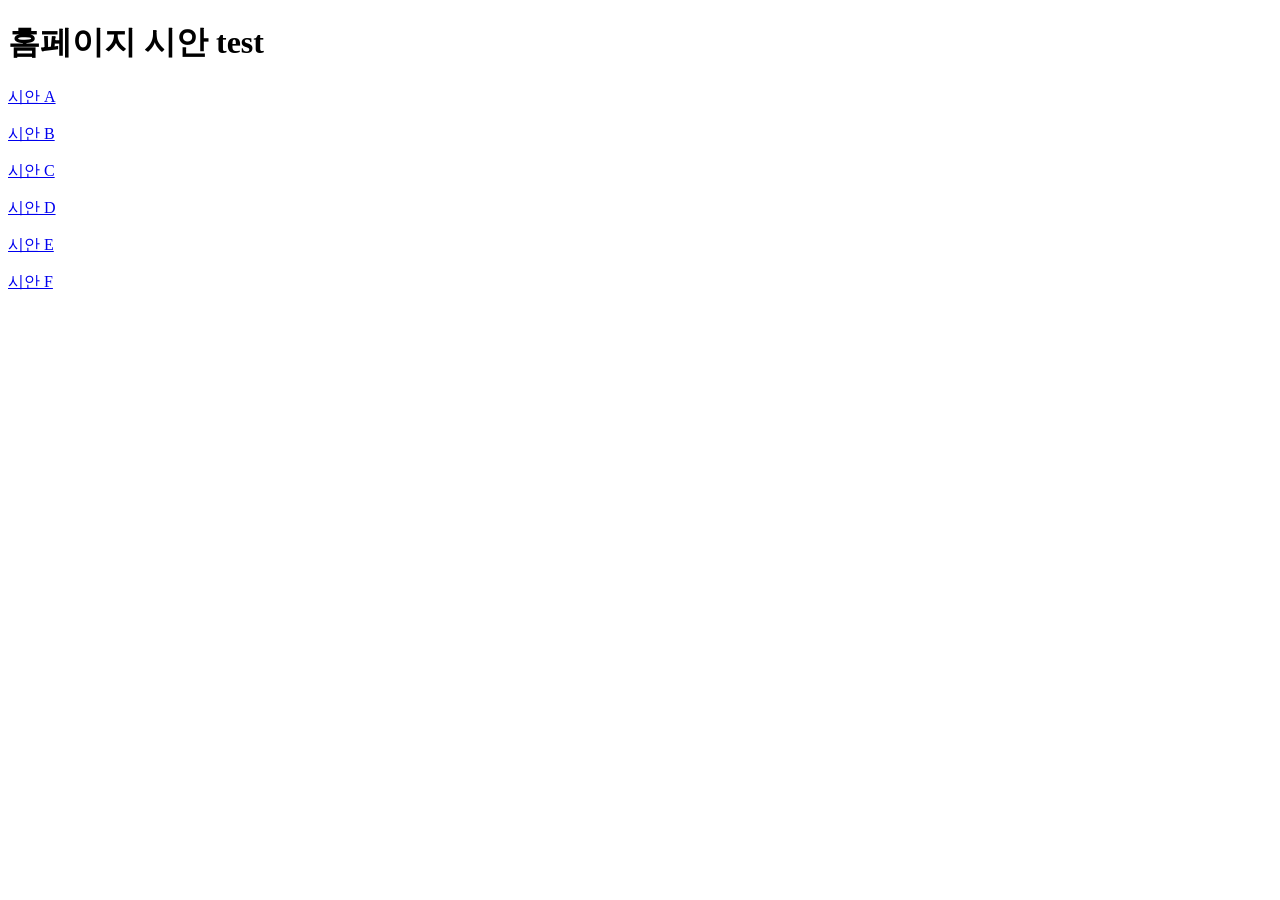
<file: index.html>
<!DOCTYPE html>
<html>
	<head>
		<title>Result</title>
	</head>
	<body><h1>홈페이지 시안 test</h1>
	
		<p><a href="./prototype_a.html">시안 A</a></p>
		<p><a href="./prototype_b.html">시안 B</a></p>
		<p><a href="./prototype_c.html">시안 C</a></p>
		<p><a href="./prototype_d.html">시안 D</a></p>
		<p><a href="./prototype_e.html">시안 E</a></p>
		<p><a href="./지킴소아청소년과/index.html">시안 F</a></p>
	</body>
</html>
</file>
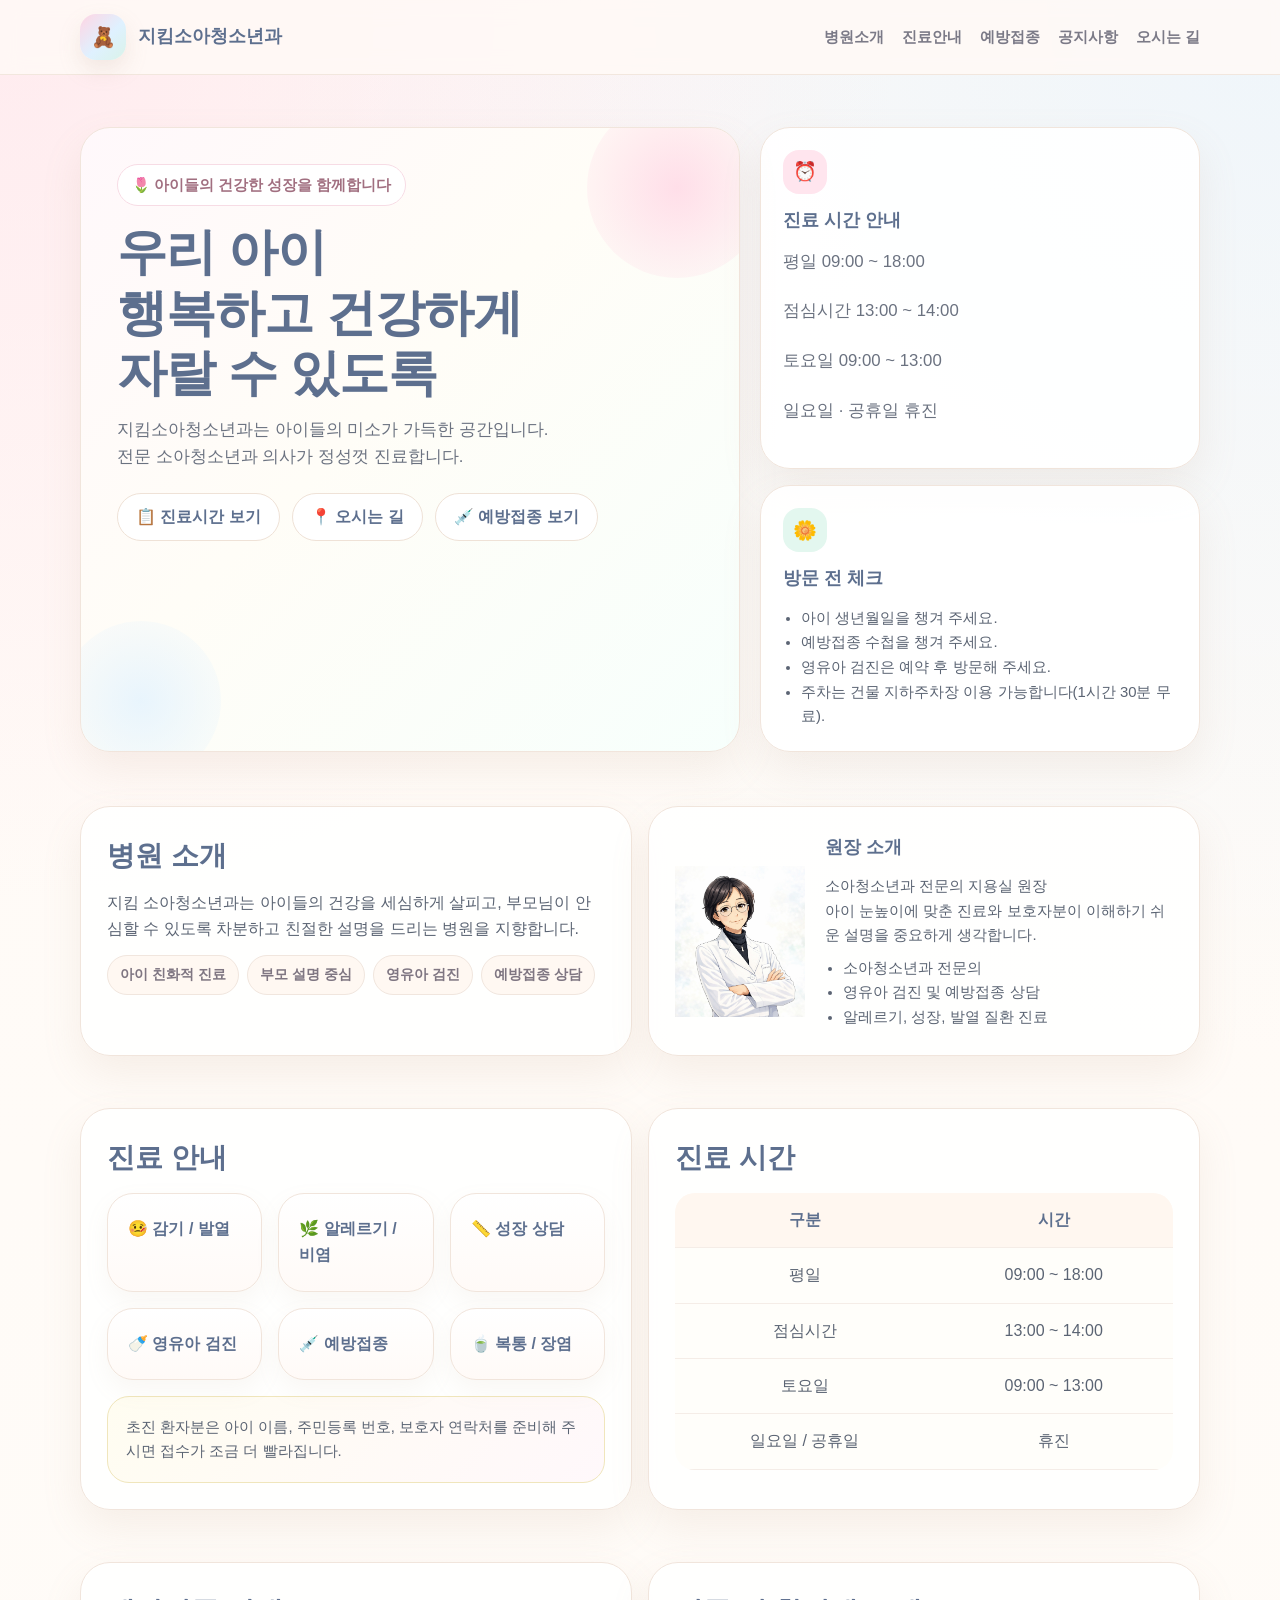
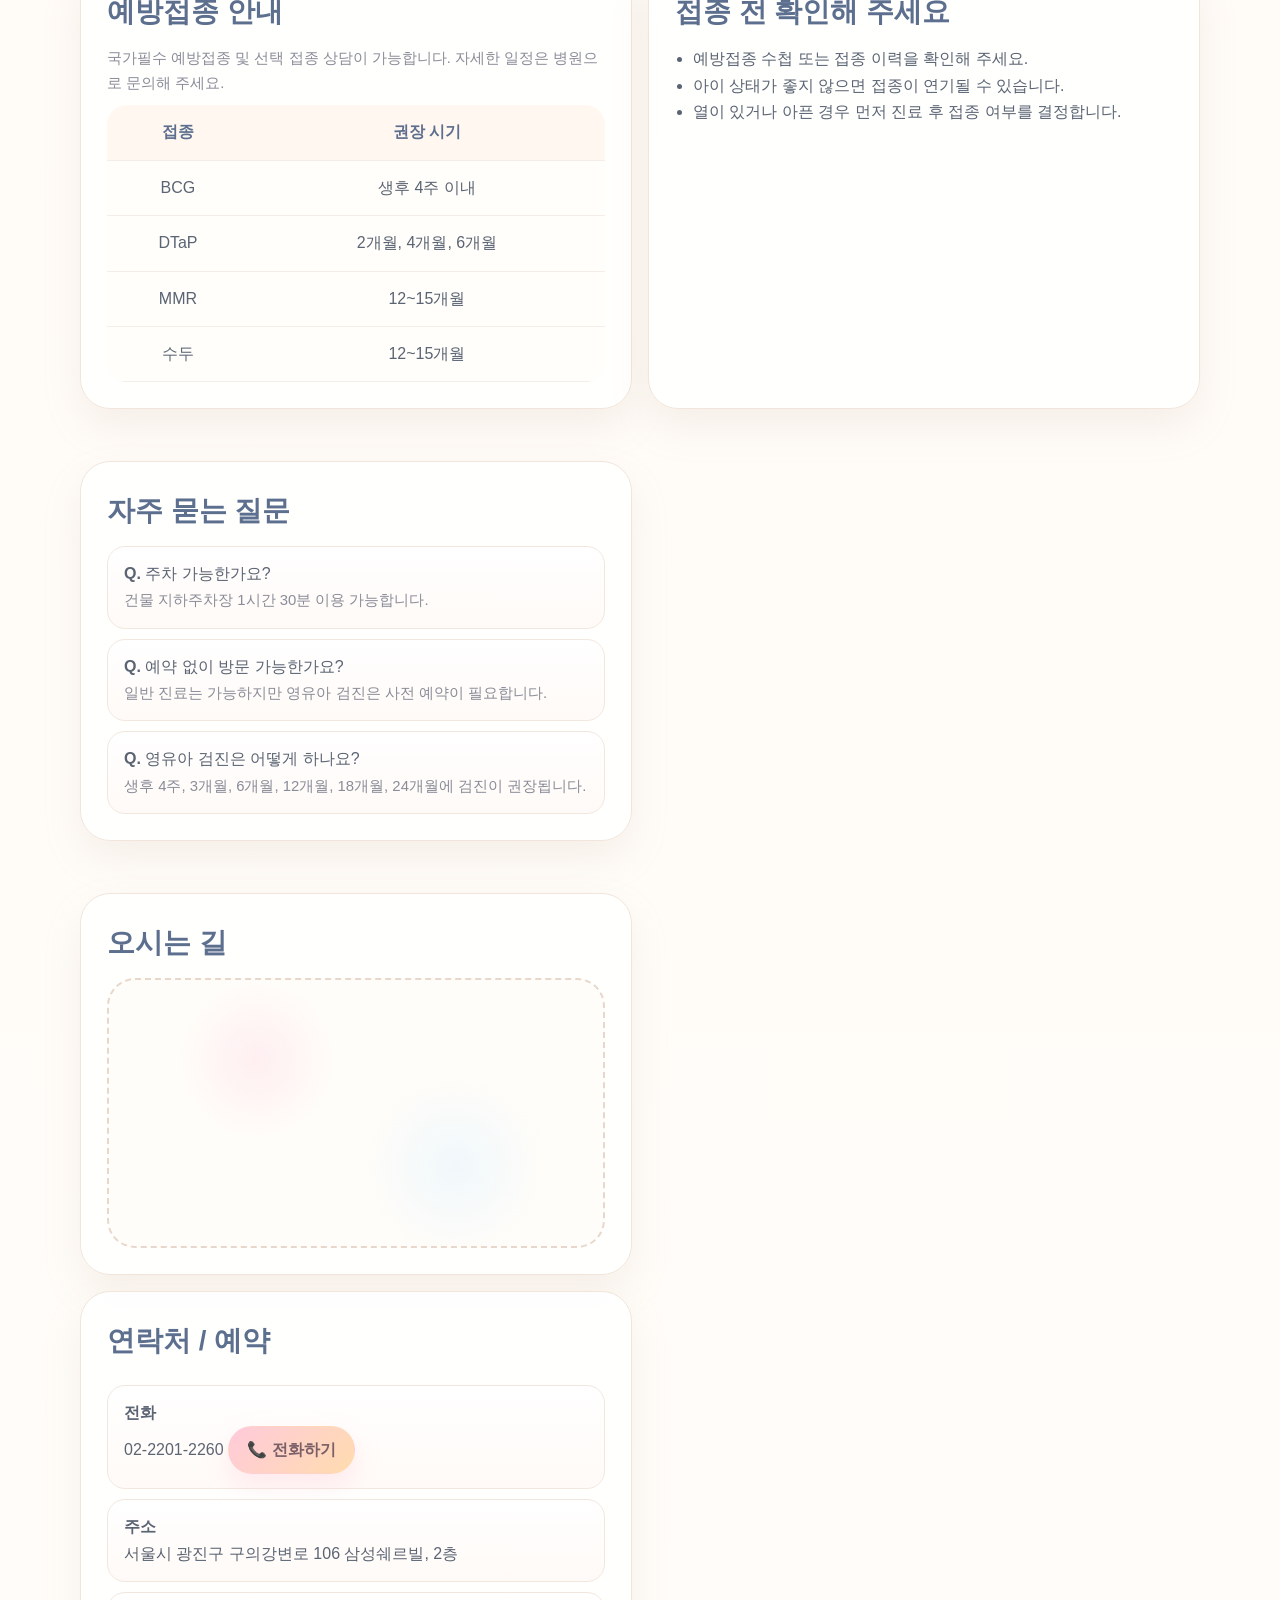
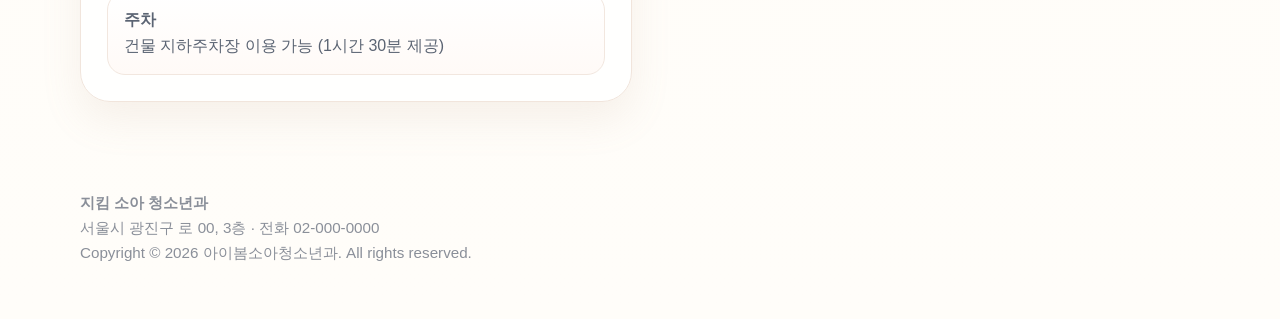
<file: prototype_a.html>
<!DOCTYPE html>
<html lang="ko">
<head>
  <meta charset="UTF-8" />
  <meta name="viewport" content="width=device-width, initial-scale=1.0" />
  <title>지킴소아청소년과</title>
  <style>
    :root {
      --bg: #fffaf6;
      --bg-soft: #fffefb;
      --pink: #ffd9e6;
      --apricot: #ffe7c9;
      --yellow: #fff2b3;
      --mint: #d9f3e8;
      --sky: #dff1ff;
      --lavender: #ece6ff;
      --primary: #5d6f8e;
      --text: #5b6473;
      --line: #f1e5dc;
      --white: #ffffff;
      --shadow: 0 18px 40px rgba(181, 148, 124, 0.12);
    }

    * { box-sizing: border-box; }
    html { scroll-behavior: smooth; }
    body {
      margin: 0;
      font-family: "Pretendard", "Apple SD Gothic Neo", "Malgun Gothic", sans-serif;
      color: var(--text);
      background:
        radial-gradient(circle at top left, rgba(255, 217, 230, .45), transparent 24%),
        radial-gradient(circle at top right, rgba(223, 241, 255, .5), transparent 28%),
        linear-gradient(180deg, #fffaf6 0%, #fffdf9 100%);
      line-height: 1.65;
    }

    a { color: inherit; text-decoration: none; }
    img { max-width: 100%; display: block; }

    .container {
      width: min(1120px, calc(100% - 32px));
      margin: 0 auto;
    }

    header {
      position: sticky;
      top: 0;
      z-index: 30;
      background: rgba(255, 250, 246, 0.85);
      backdrop-filter: blur(10px);
      border-bottom: 1px solid rgba(241,229,220,.9);
    }

    .nav {
      display: flex;
      justify-content: space-between;
      align-items: center;
      gap: 16px;
      padding: 14px 0;
    }

    .logo {
      display: flex;
      align-items: center;
      gap: 12px;
      font-weight: 900;
      color: var(--primary);
      font-size: 1.12rem;
      white-space: nowrap;
    }

    .logo-badge {
      width: 46px;
      height: 46px;
      border-radius: 16px;
      display: grid;
      place-items: center;
      background: linear-gradient(135deg, #ffd5e3, #dff1ff 55%, #d9f3e8);
      box-shadow: 0 10px 22px rgba(184, 155, 140, .18);
      font-size: 1.25rem;
    }

    .menu {
      display: flex;
      flex-wrap: wrap;
      gap: 18px;
      font-size: .96rem;
      font-weight: 700;
      color: #7b7a87;
    }

    .hero {
      padding: 52px 0 28px;
    }

    .hero-wrap {
      display: grid;
      grid-template-columns: 1.2fr .8fr;
      gap: 20px;
      align-items: stretch;
    }

    .bubble-card, .card, .mini-card {
      background: rgba(255,255,255,.92);
      border: 1px solid var(--line);
      border-radius: 30px;
      box-shadow: var(--shadow);
      position: relative;
    }

    .bubble-card {
      padding: 36px;
      overflow: hidden;
      background: linear-gradient(135deg, #fff8fb 0%, #fffdf7 45%, #f7fffc 100%);
    }

    .bubble-card::before,
    .bubble-card::after {
      content: "";
      position: absolute;
      border-radius: 999px;
      pointer-events: none;
    }

    .bubble-card::before {
      width: 180px;
      height: 180px;
      right: -28px;
      top: -30px;
      background: radial-gradient(circle, rgba(255, 217, 230, .85), rgba(255,217,230,0));
    }

    .bubble-card::after {
      width: 160px;
      height: 160px;
      left: -20px;
      bottom: -30px;
      background: radial-gradient(circle, rgba(223, 241, 255, .7), rgba(223,241,255,0));
    }

    .eyebrow {
      display: inline-flex;
      align-items: center;
      gap: 8px;
      background: #fff;
      border: 1px solid #f7dce5;
      border-radius: 999px;
      padding: 8px 14px;
      font-size: .92rem;
      font-weight: 800;
      color: #a16f80;
      margin-bottom: 16px;
    }

    h1, h2, h3 {
      margin: 0 0 12px;
      color: var(--primary);
    }

    h1 {
      font-size: clamp(2rem, 4.2vw, 3.15rem);
      line-height: 1.2;
      letter-spacing: -0.02em;
    }

    h2 { font-size: 1.72rem; }
    h3 { font-size: 1.12rem; }

    p { margin: 0; }

    .hero p {
      max-width: 650px;
      font-size: 1.05rem;
      color: #6b7280;
      margin-bottom: 22px;
    }

    .cta-row, .chip-row {
      display: flex;
      flex-wrap: wrap;
      gap: 12px;
    }

    .btn {
      display: inline-flex;
      align-items: center;
      justify-content: center;
      min-height: 48px;
      padding: 0 18px;
      border-radius: 999px;
      border: 1px solid transparent;
      font-weight: 800;
      transition: .2s ease;
    }

    .btn:hover { transform: translateY(-2px); }

    .btn-primary {
      background: linear-gradient(135deg, #ffcadb, #ffdcae);
      color: #7a5f68;
      box-shadow: 0 12px 24px rgba(255, 202, 219, .35);
    }

    .btn-secondary {
      background: #fff;
      color: var(--primary);
      border-color: #efe2d7;
    }

    .side-stack {
      display: grid;
      gap: 16px;
    }

    .mini-card {
      padding: 22px;
      background: rgba(255,255,255,.95);
    }

    .icon-dot {
      width: 44px;
      height: 44px;
      border-radius: 16px;
      display: grid;
      place-items: center;
      margin-bottom: 12px;
      font-size: 1.2rem;
    }

    .pink { background: #ffe5ee; }
    .mint { background: #e3f7ef; }
    .sky { background: #e8f5ff; }
    .yellow { background: #fff5cf; }

    section { padding: 26px 0; }

    .section-head {
      margin-bottom: 16px;
      display: flex;
      justify-content: space-between;
      align-items: end;
      gap: 12px;
    }

    .muted { color: #8a8c98; }

    .quick-grid, .grid-2, .grid-3 {
      display: grid;
      gap: 16px;
    }

    .quick-grid { grid-template-columns: repeat(4, 1fr); }
    .grid-2 { grid-template-columns: repeat(2, 1fr); }
    .grid-3 { grid-template-columns: repeat(3, 1fr); }

    .quick-item {
      background: linear-gradient(180deg, #fff 0%, #fffaf7 100%);
      border: 1px solid var(--line);
      border-radius: 26px;
      box-shadow: 0 10px 24px rgba(181, 148, 124, 0.08);
      padding: 22px 20px;
      font-weight: 800;
      color: var(--primary);
    }

    .quick-item small {
      display: block;
      margin-top: 6px;
      font-weight: 600;
      color: #8c8c97;
    }

    .card { padding: 26px; }

    .doctor-box {
      display: grid;
      grid-template-columns: 130px 1fr;
      gap: 20px;
      align-items: center;
    }

    .doctor-photo {
      width: 130px;
      height: 130px;
      border-radius: 28px;
      display: grid;
      place-items: center;
      font-size: 2.3rem;
      background: linear-gradient(135deg, #ffe7f0, #fff1d2 50%, #e5f6ff);
    }

    .tag-row {
      display: flex;
      flex-wrap: wrap;
      gap: 8px;
      margin-top: 12px;
    }

    .tag {
      background: #fff8f2;
      border: 1px solid #f1e6de;
      padding: 7px 12px;
      border-radius: 999px;
      font-size: .9rem;
      font-weight: 800;
      color: #7f7682;
    }

    .schedule {
      width: 100%;
      border-collapse: collapse;
      overflow: hidden;
      margin-top: 10px;
      border-radius: 20px;
      background: #fffefa;
    }

    .schedule th, .schedule td {
      padding: 14px;
      text-align: center;
      border-bottom: 1px solid #f5ede7;
    }

    .schedule th {
      background: #fff7f0;
      color: var(--primary);
    }

    .bullet-list {
      padding-left: 18px;
      margin: 8px 0 0;
    }

    .notice-list, .contact-list {
      display: grid;
      gap: 10px;
      margin-top: 10px;
    }

    .notice-item, .contact-item {
      padding: 14px 16px;
      border-radius: 18px;
      border: 1px solid #f2e7df;
      background: linear-gradient(180deg, #fff 0%, #fffaf7 100%);
    }

    .info-box {
      margin-top: 16px;
      padding: 18px;
      border-radius: 22px;
      border: 1px solid #f0e6bc;
      background: linear-gradient(135deg, #fffdf1, #fff8fb);
    }

    .map-box {
      min-height: 270px;
      border-radius: 28px;
      border: 2px dashed #e7d8cb;
      display: grid;
      place-items: center;
      text-align: center;
      padding: 20px;
      color: #7f8490;
      background:
        radial-gradient(circle at 30% 30%, rgba(255, 217, 230, .4), transparent 20%),
        radial-gradient(circle at 70% 70%, rgba(223, 241, 255, .45), transparent 24%),
        #fffdf9;
      font-weight: 800;
    }

    .footer {
      margin-top: 28px;
      padding: 34px 0 54px;
      font-size: .95rem;
      color: #8a8f99;
    }

    .small { font-size: .93rem; }

    @media (max-width: 920px) {
      .hero-wrap, .quick-grid, .grid-2, .grid-3 {
        grid-template-columns: 1fr;
      }

      .nav, .section-head {
        flex-direction: column;
        align-items: flex-start;
      }

      .doctor-box {
        grid-template-columns: 1fr;
        text-align: center;
      }

      .doctor-photo { margin: 0 auto; }
    }
  </style>
</head>
<body>
  <header>
    <div class="container nav">
      <a href="#top" class="logo">
        <span class="logo-badge">🧸</span>
        <span>지킴소아청소년과</span>
      </a>
      <nav class="menu">
        <a href="#about">병원소개</a>
        <a href="#care">진료안내</a>
        <a href="#vaccine">예방접종</a>
        <a href="#notice">공지사항</a>
        <a href="#contact">오시는 길</a>
      </nav>
    </div>
  </header>

  <main id="top">
    <section class="hero">
      <div class="container hero-wrap">
        <div class="bubble-card">
          <span class="eyebrow">🌷 아이들의 건강한 성장을 함께합니다</span>
          <h1>우리 아이<br><span>행복하고 건강하게</span><br>자랄 수 있도록</h1>
          <p>
            지킴소아청소년과는 아이들의 미소가 가득한 공간입니다.<br>전문 소아청소년과 의사가 정성껏 진료합니다.
          </p>
          <div class="cta-row">
            <a href="#hours" class="btn btn-secondary">📋 진료시간 보기</a>
            <a class="btn btn-secondary" href="#contact">📍 오시는 길</a>
            <a class="btn btn-secondary" href="#vaccine">💉 예방접종 보기</a>
          </div>
        </div>

        <div class="side-stack">
          <div class="mini-card">
            <div class="icon-dot pink">⏰</div>
            <h3>진료 시간 안내</h3>
            <p class="small muted">평일 09:00 ~ 18:00</p>
            <p class="small muted">점심시간 13:00 ~ 14:00</p>
            <p class="small muted">토요일 09:00 ~ 13:00</p>
            <p class="small muted">일요일 · 공휴일 휴진</p>
          </div>
          <div class="mini-card">
            <div class="icon-dot mint">🌼</div>
            <h3>방문 전 체크</h3>
            <ul class="bullet-list small">
              <li>아이 생년월일을 챙겨 주세요.</li>
              <li>예방접종 수첩을 챙겨 주세요.</li>
              <li>영유아 검진은 예약 후 방문해 주세요.</li>
              <li>주차는 건물 지하주차장 이용 가능합니다(1시간 30분 무료).</li>
            </ul>
          </div>
        </div>
      </div>
    </section>

    <!-- <section>
      <div class="container">
        <div class="section-head">
          <div>
            <h2>빠른 메뉴</h2>
            <p class="muted">자주 찾는 정보를 둥글고 부드러운 카드로 구성했습니다.</p>
          </div>
        </div>
        <div class="quick-grid">
          <a class="quick-item" href="#care">🩺 진료안내<small>감기 · 알레르기 · 성장상담</small></a>
          <a class="quick-item" href="#vaccine">💉 예방접종<small>필수접종과 방문 전 체크</small></a>
          <a class="quick-item" href="#notice">📢 자주 묻는 질문<small>진료 공지와 자주 묻는 질문</small></a>
          <a class="quick-item" href="#contact">🚗 오시는 길<small>주소 · 주차 · 예약 연락처</small></a>
        </div>
      </div>
    </section> -->

    <section id="about">
      <div class="container grid-2">
        <div class="card">
          <h2>병원 소개</h2>
          <p>
            지킴 소아청소년과는 아이들의 건강을 세심하게 살피고,
            부모님이 안심할 수 있도록 차분하고 친절한 설명을 드리는 병원을 지향합니다.
          </p>
          <div class="tag-row">
            <span class="tag">아이 친화적 진료</span>
            <span class="tag">부모 설명 중심</span>
            <span class="tag">영유아 검진</span>
            <span class="tag">예방접종 상담</span>
          </div>
        </div>
        <div class="card doctor-box">
          <div class="doctor-photo"><img src="./pic/doctor_chi.jpg" alt="원장 사진"></div>
          <div>
            <h3>원장 소개</h3>
            <p class="small">
              소아청소년과 전문의 지용실 원장<br>
              아이 눈높이에 맞춘 진료와 보호자분이 이해하기 쉬운 설명을 중요하게 생각합니다.
            </p>
            <ul class="bullet-list small">
              <li>소아청소년과 전문의</li>
              <li>영유아 검진 및 예방접종 상담</li>
              <li>알레르기, 성장, 발열 질환 진료</li>
            </ul>
          </div>
        </div>
      </div>
    </section>

    <section id="care">
      <div class="container grid-2">
        <div class="card">
          <h2>진료 안내</h2>
          <div class="grid-3">
            <div class="quick-item">🤒 감기 / 발열</div>
            <div class="quick-item">🌿 알레르기 / 비염</div>
            <div class="quick-item">📏 성장 상담</div>
            <div class="quick-item">🍼 영유아 검진</div>
            <div class="quick-item">💉 예방접종</div>
            <div class="quick-item">🍵 복통 / 장염</div>
          </div>
          <div class="info-box small">
            초진 환자분은 아이 이름, 주민등록 번호, 보호자 연락처를 준비해 주시면 접수가 조금 더 빨라집니다.
          </div>
        </div>
        <div class="card">
          <h2>진료 시간</h2>
          <table class="schedule">
            <thead>
              <tr>
                <th>구분</th>
                <th>시간</th>
              </tr>
            </thead>
            <tbody>
              <tr><td>평일</td><td>09:00 ~ 18:00</td></tr>
              <tr><td>점심시간</td><td>13:00 ~ 14:00</td></tr>
              <tr><td>토요일</td><td>09:00 ~ 13:00</td></tr>
              <tr><td>일요일 / 공휴일</td><td>휴진</td></tr>
            </tbody>
          </table>
        </div>
      </div>
    </section>

    <section id="vaccine">
      <div class="container grid-2">
        <div class="card">
          <h2>예방접종 안내</h2>
          <p class="muted small">국가필수 예방접종 및 선택 접종 상담이 가능합니다. 자세한 일정은 병원으로 문의해 주세요.</p>
          <table class="schedule">
            <thead>
              <tr>
                <th>접종</th>
                <th>권장 시기</th>
              </tr>
            </thead>
            <tbody>
              <tr><td>BCG</td><td>생후 4주 이내</td></tr>
              <tr><td>DTaP</td><td>2개월, 4개월, 6개월</td></tr>
              <tr><td>MMR</td><td>12~15개월</td></tr>
              <tr><td>수두</td><td>12~15개월</td></tr>
            </tbody>
          </table>
        </div>
        <div class="card">
          <h2>접종 전 확인해 주세요</h2>
          <ul class="bullet-list">
            <li>예방접종 수첩 또는 접종 이력을 확인해 주세요.</li>
            <li>아이 상태가 좋지 않으면 접종이 연기될 수 있습니다.</li>
            <li>열이 있거나 아픈 경우 먼저 진료 후 접종 여부를 결정합니다.</li>
          </ul>
        </div>
      </div>
    </section>

    <section id="notice">
      <div class="container grid-2">
        <!-- <div class="card">
          <h2>공지사항</h2>
          <div class="notice-list">
            <div class="notice-item">🌸 독감 예방접종 예약 진행 중입니다.</div>
            <div class="notice-item">🍼 영유아 검진은 사전 예약 후 방문 부탁드립니다.</div>
            <div class="notice-item">⏰ 토요일 접수 마감은 12:30입니다.</div>
          </div>
        </div> -->
        <div class="card">
          <h2>자주 묻는 질문</h2>
          <div class="notice-list">
            <div class="notice-item"><strong>Q.</strong> 주차 가능한가요?<br><span class="small muted">건물 지하주차장 1시간 30분 이용 가능합니다.</span></div>
            <div class="notice-item"><strong>Q.</strong> 예약 없이 방문 가능한가요?<br><span class="small muted">일반 진료는 가능하지만 영유아 검진은 사전 예약이 필요합니다.</span></div>
            <div class="notice-item"><strong>Q.</strong> 영유아 검진은 어떻게 하나요?<br><span class="small muted">생후 4주, 3개월, 6개월, 12개월, 18개월, 24개월에 검진이 권장됩니다.</span></div>
          </div>
        </div>
      </div>
    </section>

    <section id="contact">
      <div class="container grid-2">
        <div class="card">
          <h2>오시는 길</h2>
          <div class="map-box">
            <span class="small"><a href="https://naver.me/FMctrLdh" rel="noreferrer" target="_blank"></span>
          </div>
        </div>
        <div class="card">
          <h2>연락처 / 예약</h2>
          <div class="contact-list">
            <div class="contact-item"><strong>전화</strong><br>02-2201-2260 <a class="btn btn-primary" href="tel:02-2201-2260">📞 전화하기</a></div>
            <div class="contact-item"><strong>주소</strong><br>서울시 광진구 구의강변로 106 삼성쉐르빌, 2층</div>
            <div class="contact-item"><strong>주차</strong><br>건물 지하주차장 이용 가능 (1시간 30분 제공)</div>
          </div>
         
        </div>
      </div>
    </section>
  </main>

  <footer class="footer">
    <div class="container">
      <strong>지킴 소아 청소년과</strong><br>
      서울시 광진구 로 00, 3층 · 전화 02-000-0000<br>
      Copyright © 2026 아이봄소아청소년과. All rights reserved.
    </div>
  </footer>
</body>
</html>
</file>
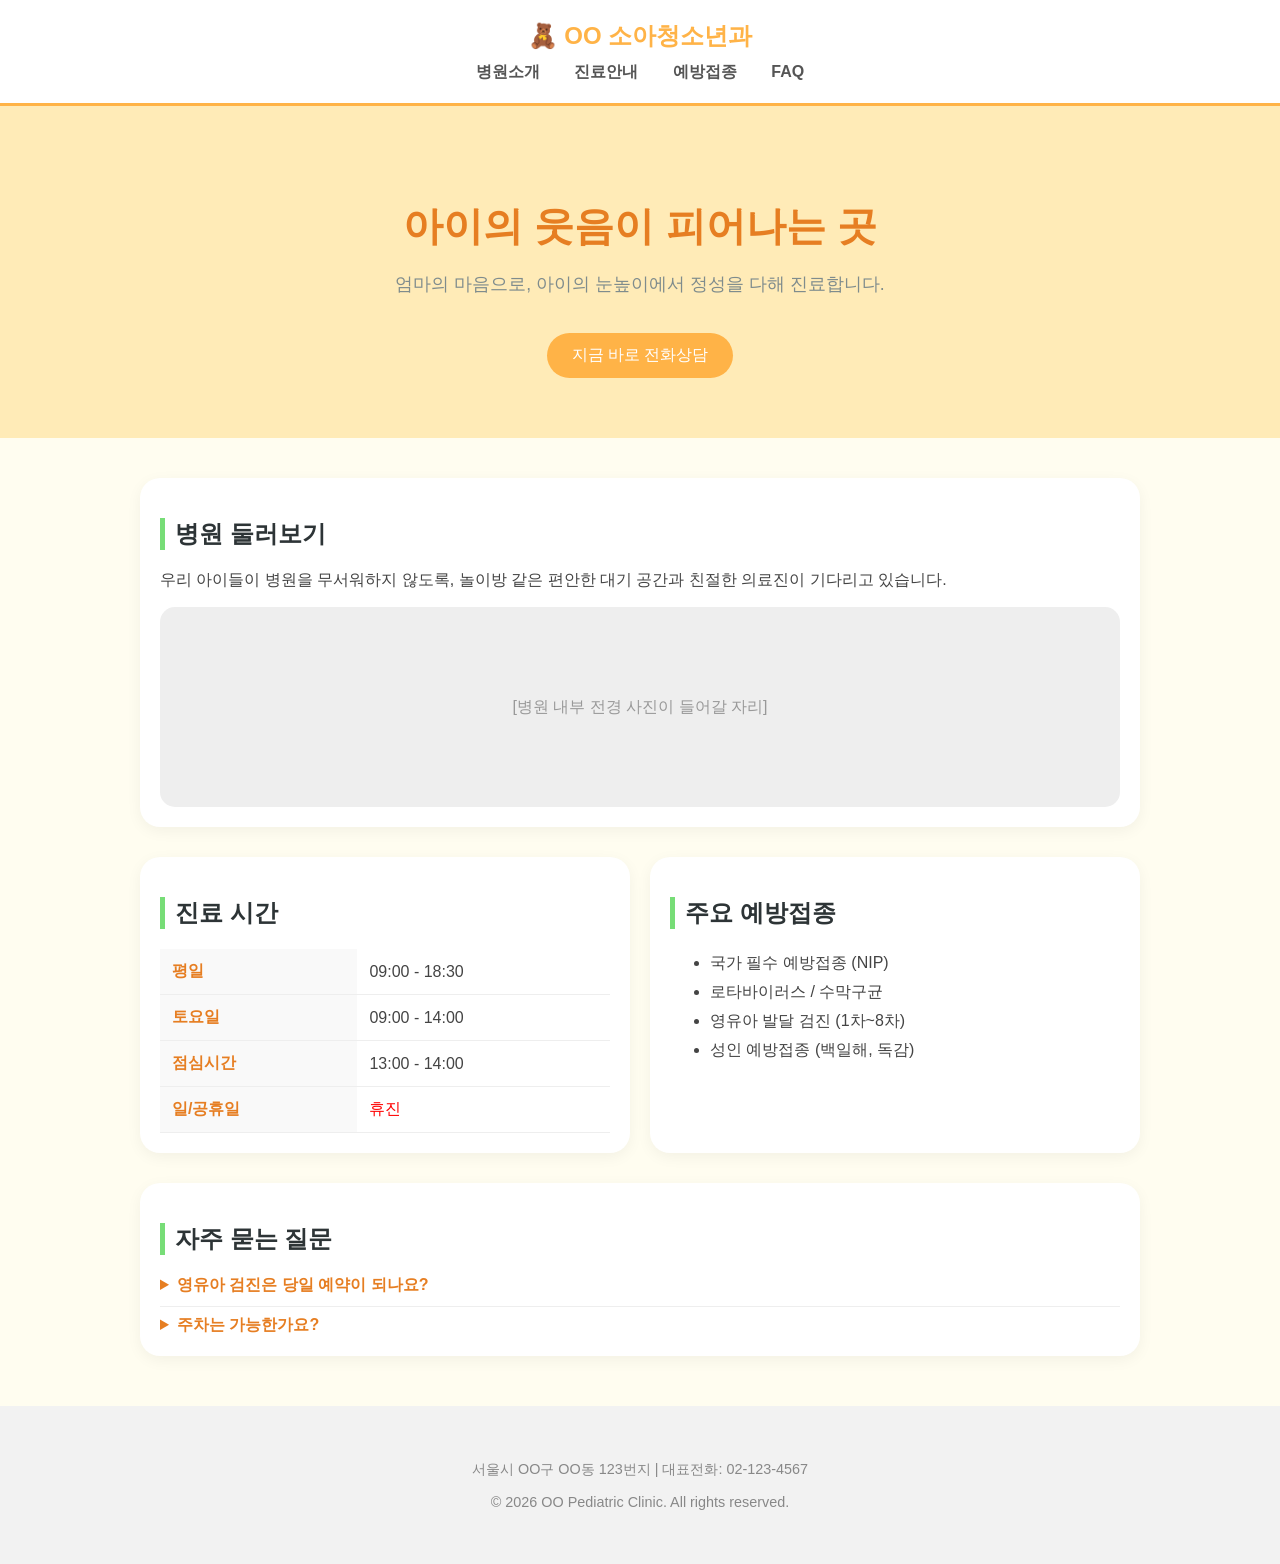
<file: prototype_b.html>
<!DOCTYPE html>
<html lang="ko">
<head>
    <meta charset="UTF-8">
    <meta name="viewport" content="width=device-width, initial-scale=1.0">
    <title>OO 소아청소년과 - 따뜻한 진료</title>
    <style>
        /* 기본 스타일 */
        body { font-family: 'Apple SD Gothic Neo', 'Malgun Gothic', sans-serif; margin: 0; background-color: #FFFDF0; color: #444; }
        header { background: white; padding: 20px; text-align: center; border-bottom: 3px solid #FFB347; position: sticky; top: 0; z-index: 100; }
        nav a { margin: 0 15px; text-decoration: none; color: #555; font-weight: bold; }
        nav a:hover { color: #FFB347; }

        /* 히어로 섹션 */
        .hero { background: #FFEBB7; padding: 60px 20px; text-align: center; }
        .hero h1 { color: #E67E22; font-size: 2.5rem; margin-bottom: 10px; }
        .hero p { font-size: 1.1rem; color: #7F8C8D; }

        /* 컨텐츠 섹션 */
        .container { max-width: 1000px; margin: 40px auto; padding: 0 20px; }
        .section-title { border-left: 5px solid #77DD77; padding-left: 10px; margin-bottom: 20px; color: #2D3436; }
        
        .grid { display: grid; grid-template-columns: repeat(auto-fit, minmax(300px, 1fr)); gap: 20px; }
        .card { background: white; padding: 20px; border-radius: 20px; box-shadow: 0 4px 15px rgba(0,0,0,0.05); }

        /* 진료 시간 테이블 */
        table { width: 100%; border-collapse: collapse; margin-top: 10px; }
        th, td { padding: 12px; border-bottom: 1px solid #eee; text-align: left; }
        th { background-color: #F9F9F9; color: #E67E22; }

        /* 버튼 */
        .btn { display: inline-block; background: #FFB347; color: white; padding: 12px 25px; border-radius: 30px; text-decoration: none; margin-top: 20px; transition: 0.3s; }
        .btn:hover { background: #E67E22; transform: translateY(-2px); }

        footer { background: #F2F2F2; padding: 40px 20px; text-align: center; font-size: 0.9rem; color: #888; margin-top: 50px; }
    </style>
</head>
<body>

<header>
    <div style="font-size: 1.5rem; font-weight: 900; color: #FFB347; margin-bottom: 10px;">🧸 OO 소아청소년과</div>
    <nav>
        <a href="#about">병원소개</a>
        <a href="#info">진료안내</a>
        <a href="#vaccine">예방접종</a>
        <a href="#faq">FAQ</a>
    </nav>
</header>

<section class="hero">
    <h1>아이의 웃음이 피어나는 곳</h1>
    <p>엄마의 마음으로, 아이의 눈높이에서 정성을 다해 진료합니다.</p>
    <a href="tel:02-123-4567" class="btn">지금 바로 전화상담</a>
</section>

<div class="container">
    <section id="about" class="card">
        <h2 class="section-title">병원 둘러보기</h2>
        <p>우리 아이들이 병원을 무서워하지 않도록, 놀이방 같은 편안한 대기 공간과 친절한 의료진이 기다리고 있습니다.</p>
        <div style="background: #eee; height: 200px; border-radius: 15px; display: flex; align-items: center; justify-content: center; color: #999;">
            [병원 내부 전경 사진이 들어갈 자리]
        </div>
    </section>

    <div class="grid" style="margin-top: 30px;">
        <section id="info" class="card">
            <h2 class="section-title">진료 시간</h2>
            <table>
                <tr><th>평일</th><td>09:00 - 18:30</td></tr>
                <tr><th>토요일</th><td>09:00 - 14:00</td></tr>
                <tr><th>점심시간</th><td>13:00 - 14:00</td></tr>
                <tr><th>일/공휴일</th><td style="color: red;">휴진</td></tr>
            </table>
        </section>

        <section id="vaccine" class="card">
            <h2 class="section-title">주요 예방접종</h2>
            <ul style="line-height: 1.8;">
                <li>국가 필수 예방접종 (NIP)</li>
                <li>로타바이러스 / 수막구균</li>
                <li>영유아 발달 검진 (1차~8차)</li>
                <li>성인 예방접종 (백일해, 독감)</li>
            </ul>
        </section>
    </div>

    <section id="faq" class="card" style="margin-top: 30px;">
        <h2 class="section-title">자주 묻는 질문</h2>
        <details style="margin-bottom: 10px; cursor: pointer;">
            <summary style="font-weight: bold; color: #E67E22;">영유아 검진은 당일 예약이 되나요?</summary>
            <p style="padding-top: 10px; color: #666;">정확한 검진을 위해 최소 3일 전 예약 권장드려요!</p>
        </details>
        <hr style="border: 0; border-top: 1px solid #eee;">
        <details style="cursor: pointer;">
            <summary style="font-weight: bold; color: #E67E22;">주차는 가능한가요?</summary>
            <p style="padding-top: 10px; color: #666;">건물 지하 주차장에 2시간 무료 주차가 가능합니다.</p>
        </details>
    </section>
</div>

<footer>
    <p>서울시 OO구 OO동 123번지 | 대표전화: 02-123-4567</p>
    <p>&copy; 2026 OO Pediatric Clinic. All rights reserved.</p>
</footer>

</body>
</html>
</file>
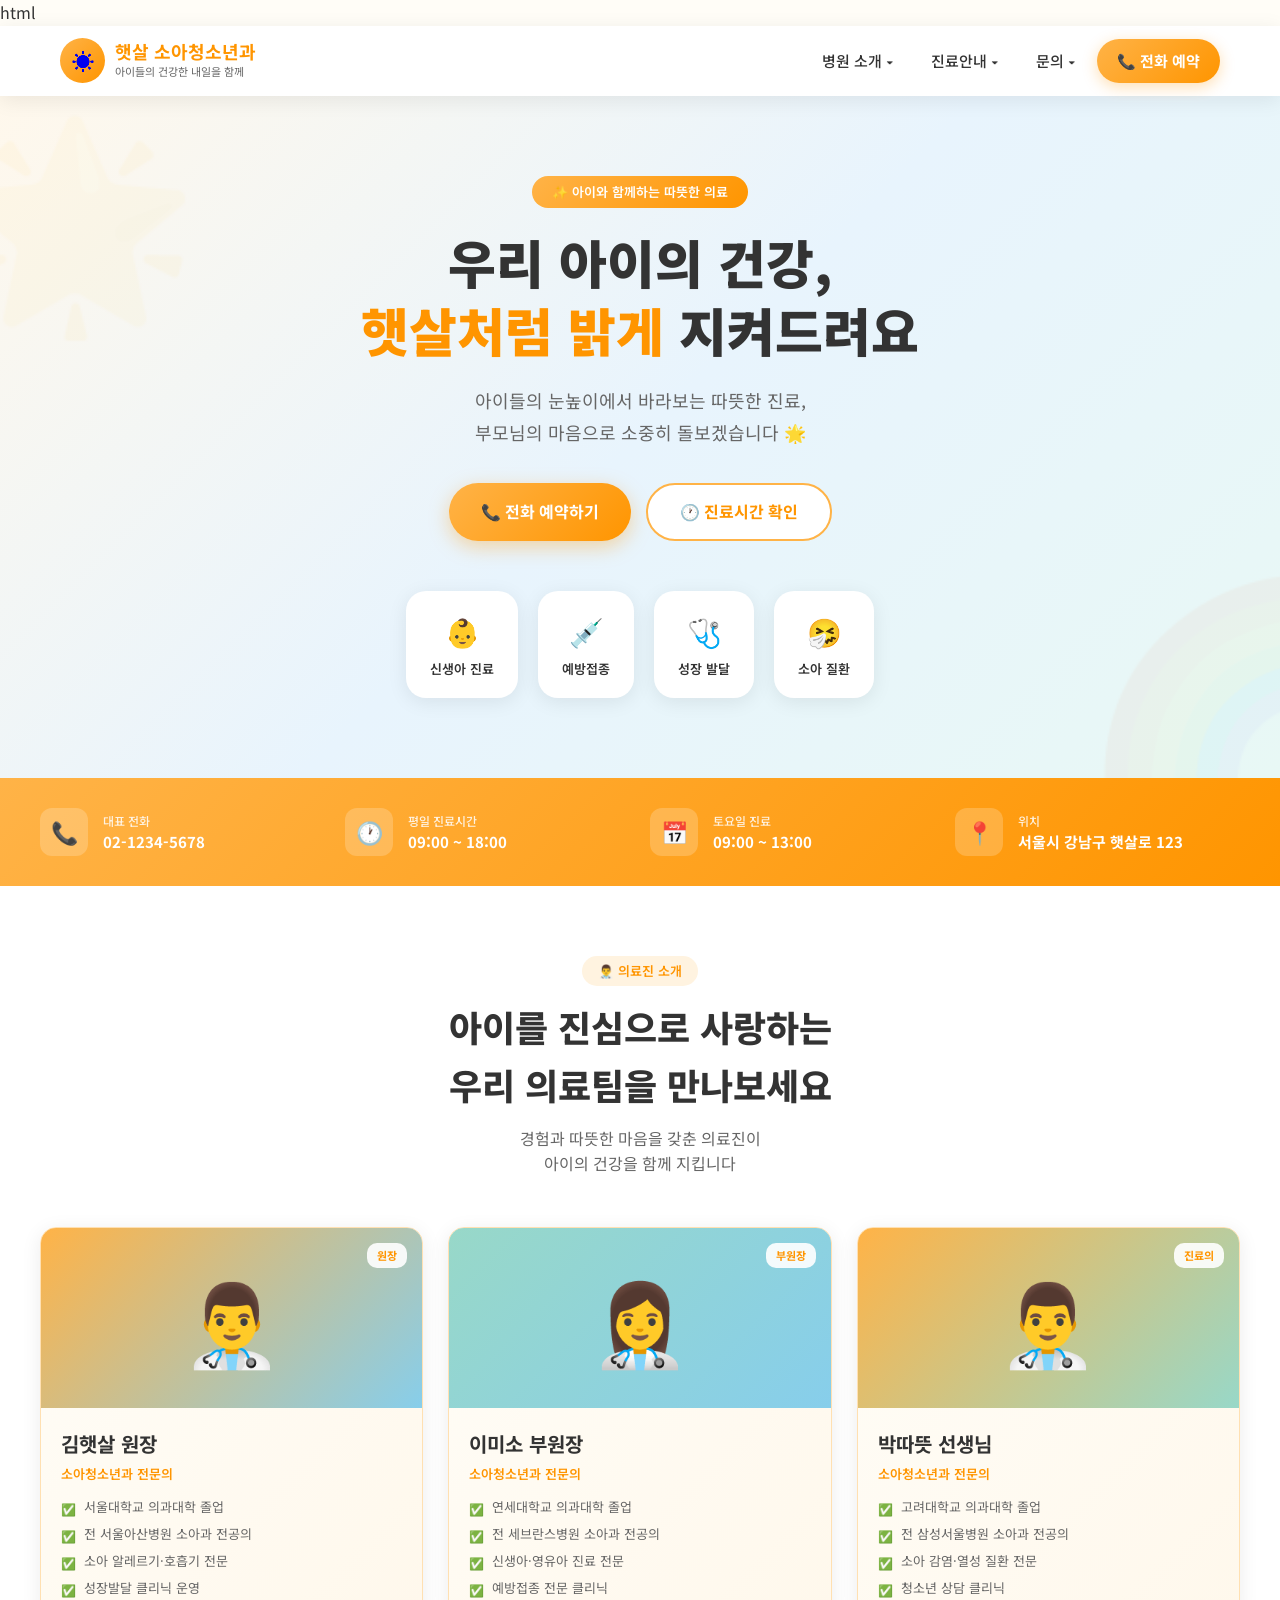
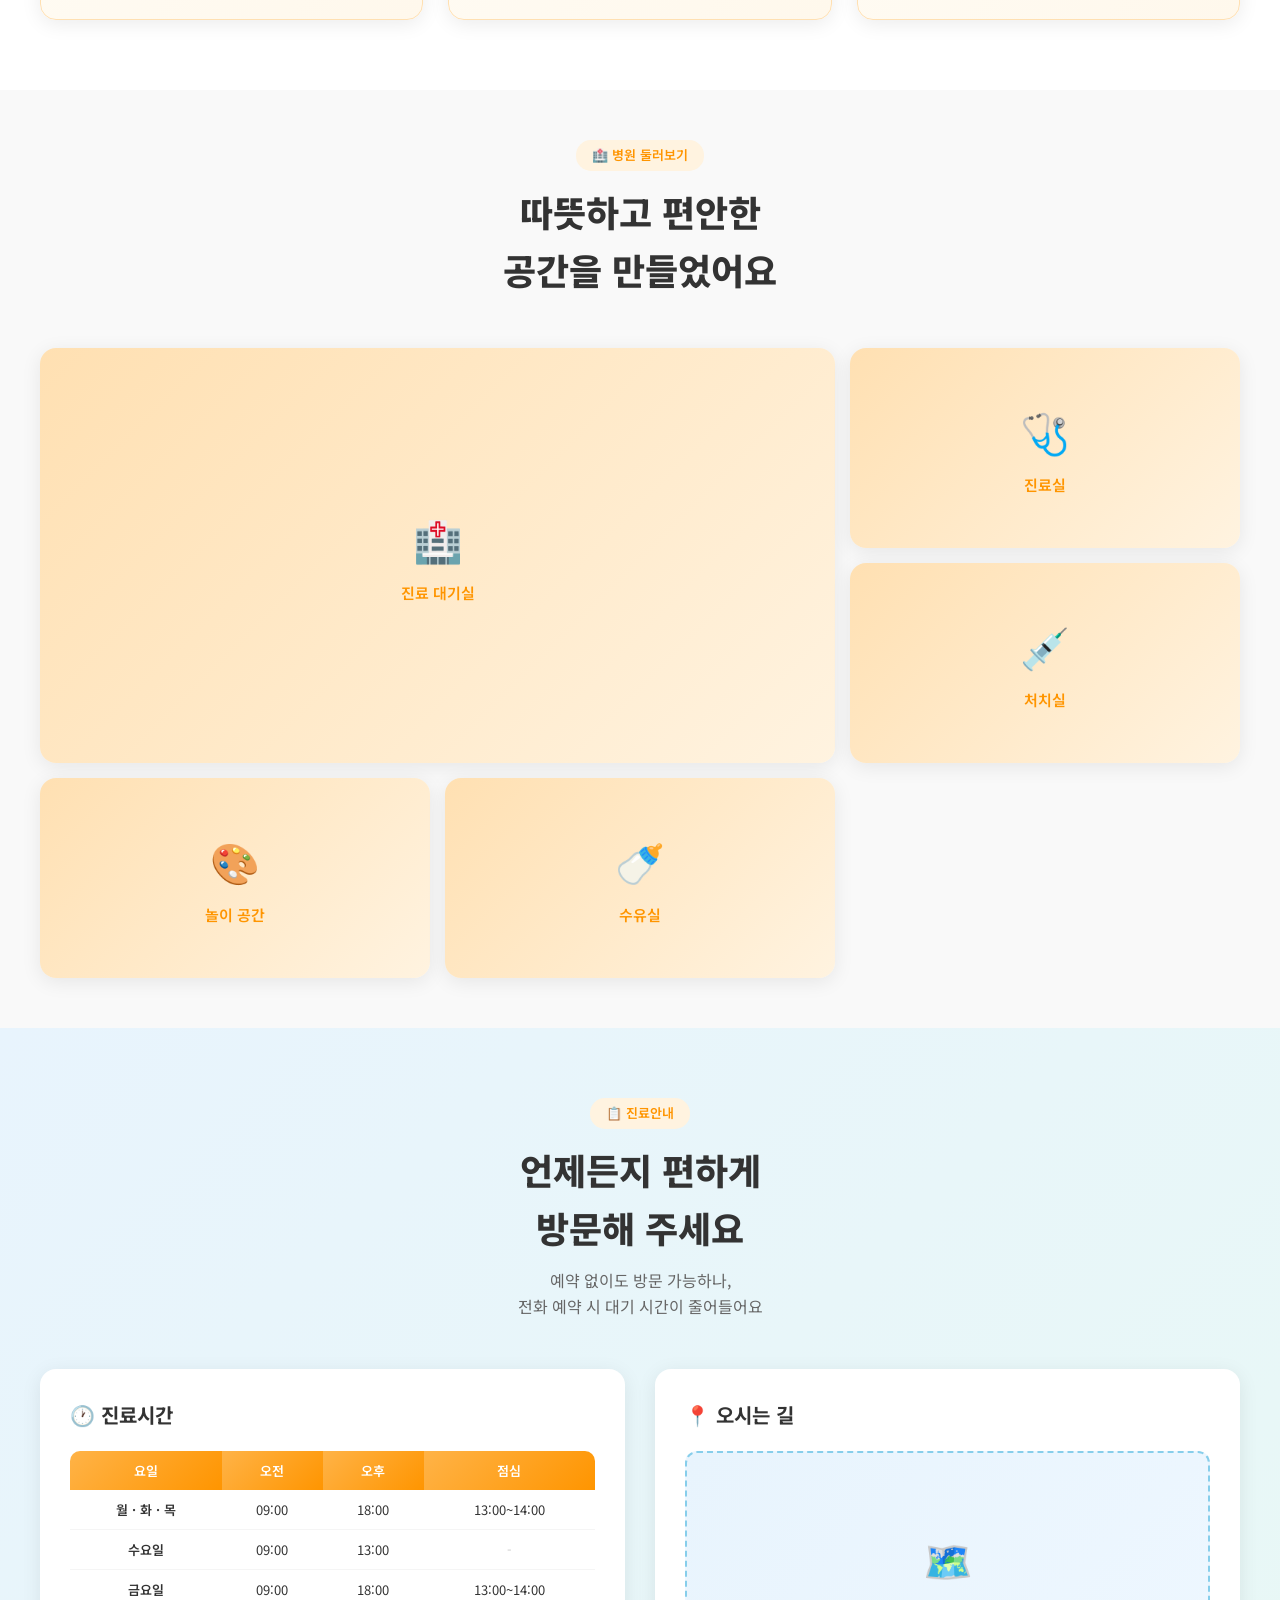
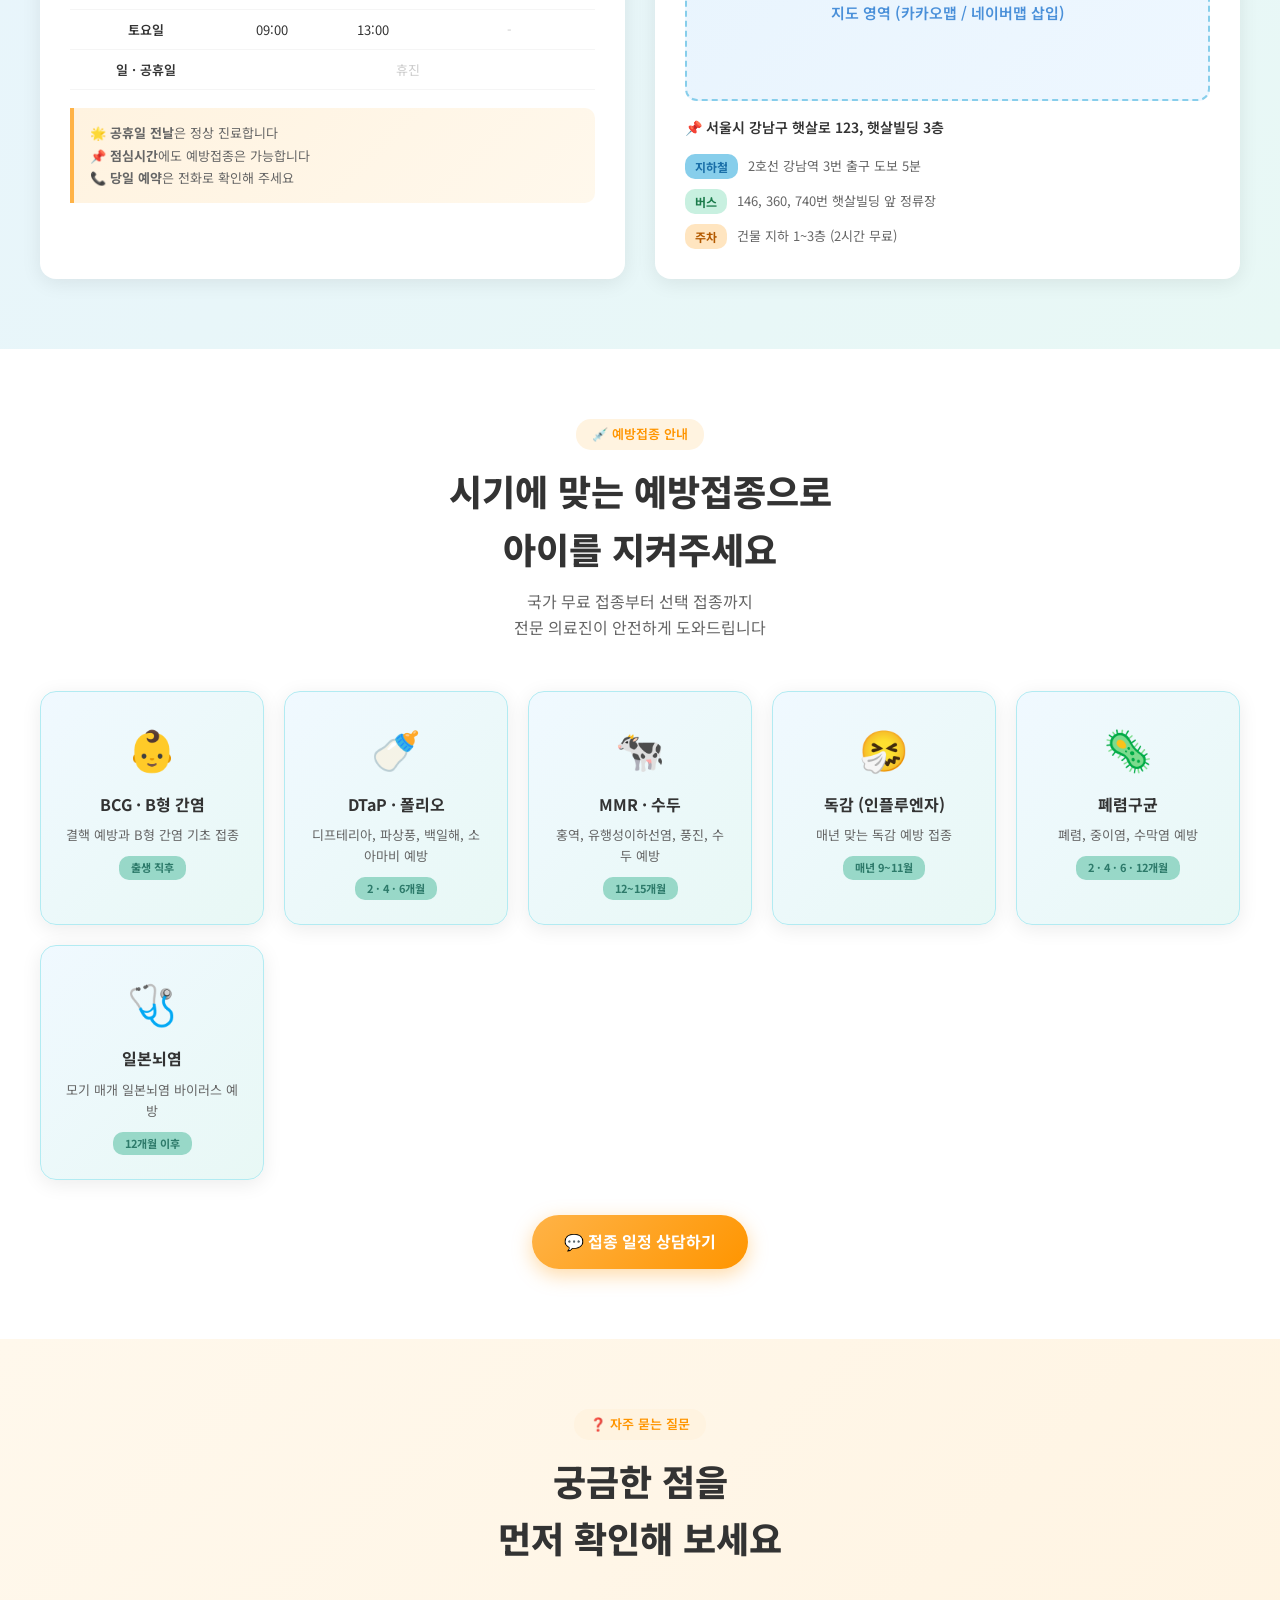
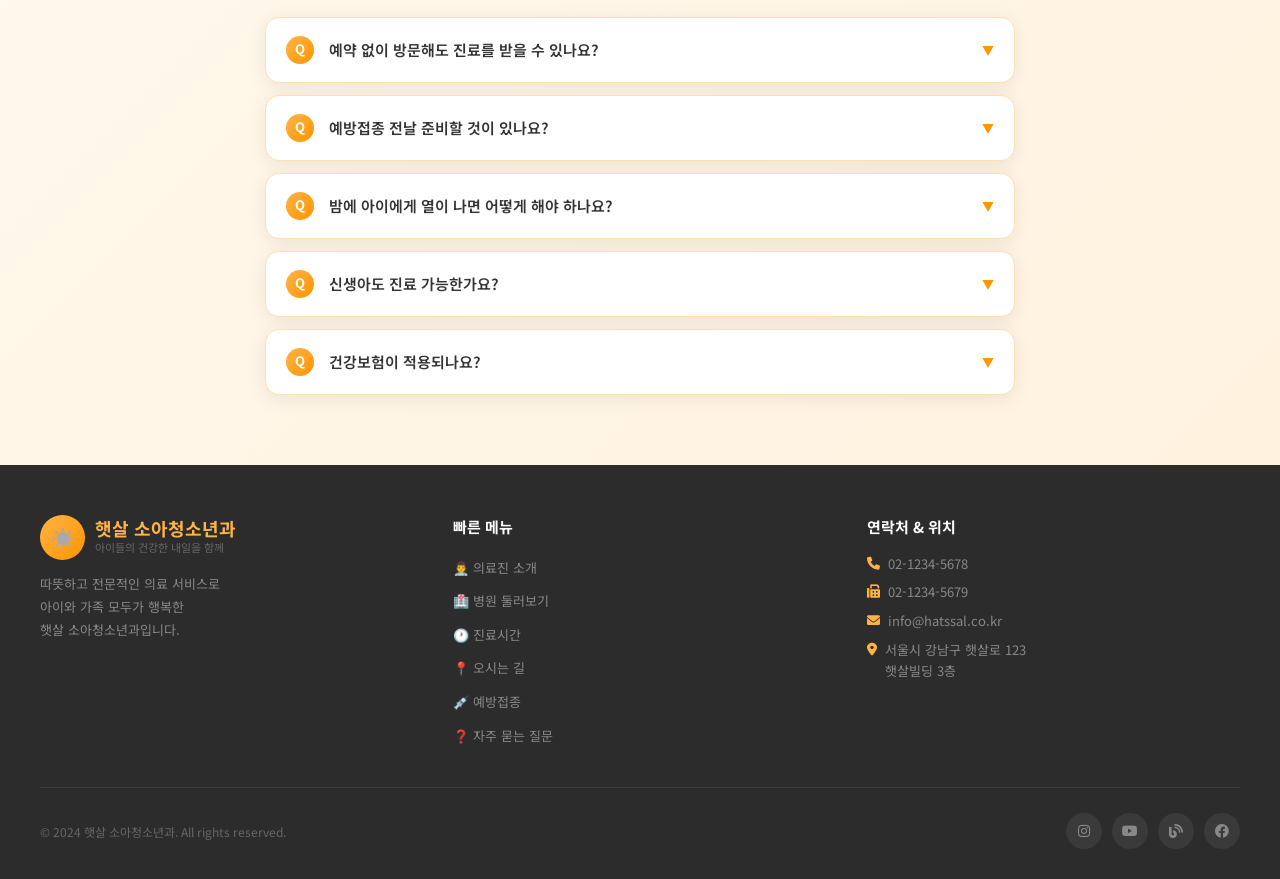
<file: prototype_e.html>
html
<!DOCTYPE html>
<html lang="ko">
<head>
    <meta charset="UTF-8">
    <meta name="viewport" content="width=device-width, initial-scale=1.0">
    <title>햇살 소아청소년과 의원</title>
    <link href="https://fonts.googleapis.com/css2?family=Noto+Sans+KR:wght@300;400;500;700;900&display=swap" rel="stylesheet">
    <link rel="stylesheet" href="https://cdnjs.cloudflare.com/ajax/libs/font-awesome/6.0.0/css/all.min.css">
    <style>
        /* ===== RESET & BASE ===== */
        * {
            margin: 0;
            padding: 0;
            box-sizing: border-box;
        }

        :root {
            --primary: #FFB347;
            --primary-dark: #FF9500;
            --secondary: #87CEEB;
            --mint: #98D8C8;
            --bg: #FFFDF7;
            --text-dark: #333333;
            --text-gray: #666666;
            --white: #FFFFFF;
            --shadow: 0 4px 20px rgba(0,0,0,0.08);
            --radius: 16px;
        }

        html {
            scroll-behavior: smooth;
        }

        body {
            font-family: 'Noto Sans KR', sans-serif;
            background-color: var(--bg);
            color: var(--text-dark);
            line-height: 1.6;
        }

        /* ===== HEADER & NAV ===== */
        header {
            background: var(--white);
            box-shadow: var(--shadow);
            position: sticky;
            top: 0;
            z-index: 1000;
        }

        .nav-container {
            max-width: 1200px;
            margin: 0 auto;
            padding: 0 20px;
            display: flex;
            align-items: center;
            justify-content: space-between;
            height: 70px;
        }

        .logo {
            display: flex;
            align-items: center;
            gap: 10px;
            text-decoration: none;
        }

        .logo-icon {
            width: 45px;
            height: 45px;
            background: linear-gradient(135deg, var(--primary), var(--primary-dark));
            border-radius: 50%;
            display: flex;
            align-items: center;
            justify-content: center;
            font-size: 22px;
        }

        .logo-text {
            display: flex;
            flex-direction: column;
        }

        .logo-text .main-title {
            font-size: 18px;
            font-weight: 700;
            color: var(--primary-dark);
            line-height: 1.2;
        }

        .logo-text .sub-title {
            font-size: 11px;
            color: var(--text-gray);
        }

        /* Desktop Nav */
        nav ul {
            display: flex;
            list-style: none;
            gap: 5px;
        }

        nav ul li {
            position: relative;
        }

        nav ul li > a {
            display: block;
            padding: 10px 16px;
            text-decoration: none;
            color: var(--text-dark);
            font-weight: 500;
            font-size: 15px;
            border-radius: 8px;
            transition: all 0.3s;
        }

        nav ul li > a:hover {
            background: #FFF3E0;
            color: var(--primary-dark);
        }

        /* Dropdown */
        .dropdown-menu {
            display: none;
            position: absolute;
            top: calc(100% + 5px);
            left: 0;
            background: var(--white);
            border-radius: 12px;
            box-shadow: 0 8px 30px rgba(0,0,0,0.12);
            min-width: 160px;
            padding: 8px;
            z-index: 999;
        }

        nav ul li:hover .dropdown-menu {
            display: block;
            animation: fadeDown 0.2s ease;
        }

        @keyframes fadeDown {
            from { opacity: 0; transform: translateY(-10px); }
            to { opacity: 1; transform: translateY(0); }
        }

        .dropdown-menu li a {
            display: block;
            padding: 9px 14px;
            text-decoration: none;
            color: var(--text-dark);
            font-size: 14px;
            border-radius: 8px;
            transition: background 0.2s;
        }

        .dropdown-menu li a:hover {
            background: #FFF3E0;
            color: var(--primary-dark);
        }

        /* CTA Button */
        .nav-cta {
            background: linear-gradient(135deg, var(--primary), var(--primary-dark));
            color: var(--white) !important;
            padding: 10px 20px !important;
            border-radius: 25px !important;
            font-weight: 700 !important;
            box-shadow: 0 4px 15px rgba(255,149,0,0.3);
            transition: transform 0.2s, box-shadow 0.2s !important;
        }

        .nav-cta:hover {
            transform: translateY(-2px);
            box-shadow: 0 6px 20px rgba(255,149,0,0.4) !important;
            background: linear-gradient(135deg, var(--primary), var(--primary-dark)) !important;
            color: white !important;
        }

        /* Hamburger */
        .hamburger {
            display: none;
            flex-direction: column;
            gap: 5px;
            cursor: pointer;
            padding: 5px;
        }

        .hamburger span {
            display: block;
            width: 25px;
            height: 3px;
            background: var(--text-dark);
            border-radius: 3px;
            transition: all 0.3s;
        }

        /* Mobile Menu */
        .mobile-menu {
            display: none;
            background: var(--white);
            border-top: 1px solid #f0f0f0;
            padding: 15px 20px 20px;
        }

        .mobile-menu.active {
            display: block;
        }

        .mobile-menu-item {
            border-bottom: 1px solid #f5f5f5;
        }

        .mobile-menu-title {
            display: flex;
            justify-content: space-between;
            align-items: center;
            padding: 13px 0;
            font-weight: 600;
            font-size: 15px;
            cursor: pointer;
            color: var(--text-dark);
        }

        .mobile-sub-menu {
            display: none;
            padding: 5px 0 10px 15px;
        }

        .mobile-sub-menu.active {
            display: block;
        }

        .mobile-sub-menu a {
            display: block;
            padding: 8px 0;
            text-decoration: none;
            color: var(--text-gray);
            font-size: 14px;
        }

        /* ===== HERO SECTION ===== */
        .hero {
            background: linear-gradient(135deg, #FFF8EC 0%, #E8F4FD 50%, #E8F8F5 100%);
            padding: 80px 20px;
            text-align: center;
            position: relative;
            overflow: hidden;
        }

        .hero::before {
            content: '🌟';
            position: absolute;
            font-size: 200px;
            opacity: 0.04;
            top: -50px;
            left: -50px;
        }

        .hero::after {
            content: '🌈';
            position: absolute;
            font-size: 200px;
            opacity: 0.04;
            bottom: -50px;
            right: -50px;
        }

        .hero-badge {
            display: inline-block;
            background: linear-gradient(135deg, var(--primary), var(--primary-dark));
            color: white;
            padding: 6px 20px;
            border-radius: 20px;
            font-size: 13px;
            font-weight: 600;
            margin-bottom: 20px;
        }

        .hero h1 {
            font-size: clamp(28px, 5vw, 52px);
            font-weight: 900;
            color: var(--text-dark);
            line-height: 1.3;
            margin-bottom: 20px;
        }

        .hero h1 span {
            color: var(--primary-dark);
        }

        .hero p {
            font-size: clamp(15px, 2vw, 18px);
            color: var(--text-gray);
            max-width: 550px;
            margin: 0 auto 35px;
            line-height: 1.8;
        }

        .hero-buttons {
            display: flex;
            gap: 15px;
            justify-content: center;
            flex-wrap: wrap;
        }

        .btn-primary {
            background: linear-gradient(135deg, var(--primary), var(--primary-dark));
            color: white;
            padding: 14px 32px;
            border-radius: 30px;
            text-decoration: none;
            font-weight: 700;
            font-size: 16px;
            box-shadow: 0 6px 20px rgba(255,149,0,0.35);
            transition: transform 0.2s, box-shadow 0.2s;
            display: inline-flex;
            align-items: center;
            gap: 8px;
        }

        .btn-primary:hover {
            transform: translateY(-3px);
            box-shadow: 0 10px 30px rgba(255,149,0,0.45);
        }

        .btn-secondary {
            background: var(--white);
            color: var(--primary-dark);
            padding: 14px 32px;
            border-radius: 30px;
            text-decoration: none;
            font-weight: 700;
            font-size: 16px;
            border: 2px solid var(--primary);
            transition: all 0.2s;
            display: inline-flex;
            align-items: center;
            gap: 8px;
        }

        .btn-secondary:hover {
            background: var(--primary);
            color: white;
            transform: translateY(-3px);
        }

        /* Floating Icons */
        .floating-icons {
            display: flex;
            justify-content: center;
            gap: 20px;
            margin-top: 50px;
            flex-wrap: wrap;
        }

        .floating-icon {
            background: white;
            border-radius: 20px;
            padding: 18px 24px;
            box-shadow: var(--shadow);
            text-align: center;
            font-size: 13px;
            font-weight: 600;
            color: var(--text-dark);
            animation: float 3s ease-in-out infinite;
        }

        .floating-icon:nth-child(2) { animation-delay: 0.5s; }
        .floating-icon:nth-child(3) { animation-delay: 1s; }
        .floating-icon:nth-child(4) { animation-delay: 1.5s; }

        @keyframes float {
            0%, 100% { transform: translateY(0); }
            50% { transform: translateY(-8px); }
        }

        .floating-icon .icon-emoji {
            font-size: 28px;
            display: block;
            margin-bottom: 5px;
        }

        /* ===== QUICK INFO ===== */
        .quick-info {
            background: linear-gradient(135deg, var(--primary), var(--primary-dark));
            padding: 30px 20px;
        }

        .quick-info-container {
            max-width: 1200px;
            margin: 0 auto;
            display: grid;
            grid-template-columns: repeat(auto-fit, minmax(200px, 1fr));
            gap: 20px;
        }

        .quick-info-item {
            display: flex;
            align-items: center;
            gap: 15px;
            color: white;
        }

        .quick-info-item .icon {
            width: 48px;
            height: 48px;
            background: rgba(255,255,255,0.2);
            border-radius: 12px;
            display: flex;
            align-items: center;
            justify-content: center;
            font-size: 22px;
            flex-shrink: 0;
        }

        .quick-info-item .info-text .label {
            font-size: 12px;
            opacity: 0.85;
            font-weight: 500;
        }

        .quick-info-item .info-text .value {
            font-size: 15px;
            font-weight: 700;
            line-height: 1.4;
        }

        /* ===== SECTION BASE ===== */
        section {
            padding: 70px 20px;
        }

        .container {
            max-width: 1200px;
            margin: 0 auto;
        }

        .section-header {
            text-align: center;
            margin-bottom: 50px;
        }

        .section-badge {
            display: inline-block;
            background: #FFF3E0;
            color: var(--primary-dark);
            padding: 5px 16px;
            border-radius: 15px;
            font-size: 13px;
            font-weight: 600;
            margin-bottom: 12px;
        }

        .section-header h2 {
            font-size: clamp(24px, 4vw, 36px);
            font-weight: 800;
            color: var(--text-dark);
            margin-bottom: 12px;
        }

        .section-header p {
            font-size: 16px;
            color: var(--text-gray);
            max-width: 500px;
            margin: 0 auto;
        }

        /* ===== ABOUT SECTION ===== */
        #about {
            background: var(--white);
        }

        .doctor-grid {
            display: grid;
            grid-template-columns: repeat(auto-fit, minmax(280px, 1fr));
            gap: 25px;
        }

        .doctor-card {
            background: linear-gradient(135deg, #FFFDF7, #FFF8EC);
            border-radius: var(--radius);
            overflow: hidden;
            box-shadow: var(--shadow);
            transition: transform 0.3s, box-shadow 0.3s;
            border: 1px solid #FFE0B2;
        }

        .doctor-card:hover {
            transform: translateY(-5px);
            box-shadow: 0 12px 40px rgba(0,0,0,0.12);
        }

        .doctor-card-header {
            background: linear-gradient(135deg, var(--primary), var(--secondary));
            height: 180px;
            display: flex;
            align-items: center;
            justify-content: center;
            font-size: 80px;
            position: relative;
        }

        .doctor-card-badge {
            position: absolute;
            top: 15px;
            right: 15px;
            background: rgba(255,255,255,0.9);
            color: var(--primary-dark);
            font-size: 11px;
            font-weight: 700;
            padding: 4px 10px;
            border-radius: 10px;
        }

        .doctor-card-body {
            padding: 20px;
        }

        .doctor-card-body h3 {
            font-size: 20px;
            font-weight: 700;
            margin-bottom: 4px;
        }

        .doctor-card-body .position {
            font-size: 13px;
            color: var(--primary-dark);
            font-weight: 600;
            margin-bottom: 12px;
        }

        .doctor-specs {
            display: flex;
            flex-direction: column;
            gap: 6px;
        }

        .doctor-spec-item {
            display: flex;
            align-items: flex-start;
            gap: 8px;
            font-size: 13px;
            color: var(--text-gray);
        }

        .doctor-spec-item::before {
            content: '✅';
            font-size: 12px;
            flex-shrink: 0;
            margin-top: 2px;
        }

        /* Gallery */
        .gallery-grid {
            display: grid;
            grid-template-columns: repeat(3, 1fr);
            grid-template-rows: auto auto;
            gap: 15px;
            margin-top: 40px;
        }

        .gallery-item {
            border-radius: var(--radius);
            overflow: hidden;
            box-shadow: var(--shadow);
            position: relative;
        }

        .gallery-item.large {
            grid-column: span 2;
            grid-row: span 2;
        }

        .gallery-placeholder {
            background: linear-gradient(135deg, #FFE0B2, #FFF3E0);
            height: 100%;
            min-height: 200px;
            display: flex;
            flex-direction: column;
            align-items: center;
            justify-content: center;
            gap: 10px;
            font-size: 15px;
            font-weight: 600;
            color: var(--primary-dark);
        }

        .gallery-placeholder .emoji {
            font-size: 40px;
        }

        .gallery-item.large .gallery-placeholder {
            min-height: 415px;
        }

        /* ===== SCHEDULE SECTION ===== */
        #schedule {
            background: linear-gradient(135deg, #E8F4FD 0%, #E8F8F5 100%);
        }

        .schedule-container {
            display: grid;
            grid-template-columns: 1fr 1fr;
            gap: 30px;
        }

        .schedule-card {
            background: var(--white);
            border-radius: var(--radius);
            padding: 30px;
            box-shadow: var(--shadow);
        }

        .schedule-card h3 {
            font-size: 20px;
            font-weight: 700;
            margin-bottom: 20px;
            display: flex;
            align-items: center;
            gap: 10px;
        }

        .schedule-table {
            width: 100%;
            border-collapse: collapse;
        }

        .schedule-table th {
            background: linear-gradient(135deg, var(--primary), var(--primary-dark));
            color: white;
            padding: 10px 12px;
            font-size: 13px;
            font-weight: 600;
            text-align: center;
        }

        .schedule-table th:first-child {
            border-radius: 10px 0 0 0;
        }

        .schedule-table th:last-child {
            border-radius: 0 10px 0 0;
        }

        .schedule-table td {
            padding: 10px 12px;
            text-align: center;
            font-size: 13px;
            border-bottom: 1px solid #f5f5f5;
        }

        .schedule-table tr:hover td {
            background: #FFF8EC;
        }

        .schedule-table td.day {
            font-weight: 600;
            color: var(--text-dark);
        }

        .schedule-table td.closed {
            color: #ccc;
        }

        .open-badge {
            display: inline-block;
            background: #E8F8F0;
            color: #27AE60;
            padding: 2px 10px;
            border-radius: 10px;
            font-size: 12px;
            font-weight: 600;
        }

        .notice-box {
            background: linear-gradient(135deg, #FFF3E0, #FFF8EC);
            border-left: 4px solid var(--primary);
            border-radius: 0 10px 10px 0;
            padding: 14px 16px;
            margin-top: 18px;
            font-size: 13px;
            color: var(--text-gray);
            line-height: 1.7;
        }

        .map-placeholder {
            background: linear-gradient(135deg, #E8F4FD, #EEF7FF);
            border-radius: 12px;
            height: 250px;
            display: flex;
            flex-direction: column;
            align-items: center;
            justify-content: center;
            gap: 10px;
            color: #4A90D9;
            font-weight: 600;
            font-size: 15px;
            border: 2px dashed #87CEEB;
            margin-bottom: 15px;
        }

        .transport-list {
            display: flex;
            flex-direction: column;
            gap: 10px;
            margin-top: 15px;
        }

        .transport-item {
            display: flex;
            align-items: center;
            gap: 10px;
            font-size: 13px;
            color: var(--text-gray);
        }

        .transport-badge {
            background: var(--secondary);
            color: #1a6fa8;
            padding: 3px 10px;
            border-radius: 10px;
            font-size: 12px;
            font-weight: 700;
            flex-shrink: 0;
        }

        .transport-badge.green {
            background: #C8F0E0;
            color: #1a7a4a;
        }

        .transport-badge.orange {
            background: #FFE5C0;
            color: #b35a00;
        }

        /* ===== VACCINATION SECTION ===== */
        #vaccination {
            background: var(--white);
        }

        .vaccine-grid {
            display: grid;
            grid-template-columns: repeat(auto-fit, minmax(220px, 1fr));
            gap: 20px;
        }

        .vaccine-card {
            background: linear-gradient(135deg, #F0F9FF, #E8F8F5);
            border-radius: var(--radius);
            padding: 24px;
            text-align: center;
            box-shadow: var(--shadow);
            border: 1px solid #B2EBF2;
            transition: transform 0.3s;
        }

        .vaccine-card:hover {
            transform: translateY(-5px);
        }

        .vaccine-card .emoji {
            font-size: 40px;
            margin-bottom: 12px;
            display: block;
        }

        .vaccine-card h4 {
            font-size: 16px;
            font-weight: 700;
            margin-bottom: 8px;
            color: var(--text-dark);
        }

        .vaccine-card p {
            font-size: 13px;
            color: var(--text-gray);
            line-height: 1.6;
        }

        .vaccine-card .age-tag {
            display: inline-block;
            background: var(--mint);
            color: #2d7a6a;
            padding: 3px 12px;
            border-radius: 10px;
            font-size: 11px;
            font-weight: 700;
            margin-top: 10px;
        }

        /* ===== FAQ SECTION ===== */
        #faq {
            background: linear-gradient(135deg, #FFF8EC 0%, #FFF3E0 100%);
        }

        .faq-list {
            max-width: 750px;
            margin: 0 auto;
            display: flex;
            flex-direction: column;
            gap: 12px;
        }

        .faq-item {
            background: var(--white);
            border-radius: 14px;
            overflow: hidden;
            box-shadow: var(--shadow);
            border: 1px solid #FFE0B2;
        }

        .faq-question {
            display: flex;
            align-items: center;
            justify-content: space-between;
            padding: 18px 20px;
            cursor: pointer;
            font-weight: 600;
            font-size: 15px;
            gap: 15px;
            transition: background 0.2s;
        }

        .faq-question:hover {
            background: #FFF8EC;
        }

        .faq-question.active {
            background: linear-gradient(135deg, #FFF3E0, #FFF8EC);
            color: var(--primary-dark);
        }

        .faq-q-icon {
            width: 28px;
            height: 28px;
            background: linear-gradient(135deg, var(--primary), var(--primary-dark));
            border-radius: 50%;
            display: flex;
            align-items: center;
            justify-content: center;
            color: white;
            font-size: 13px;
            font-weight: 700;
            flex-shrink: 0;
        }

        .faq-arrow {
            font-size: 12px;
            color: var(--primary-dark);
            transition: transform 0.3s;
            flex-shrink: 0;
        }

        .faq-question.active .faq-arrow {
            transform: rotate(180deg);
        }

        .faq-answer {
            display: none;
            padding: 5px 20px 18px 60px;
            font-size: 14px;
            color: var(--text-gray);
            line-height: 1.8;
        }

        .faq-answer.active {
            display: block;
            animation: fadeIn 0.3s ease;
        }

        @keyframes fadeIn {
            from { opacity: 0; transform: translateY(-5px); }
            to { opacity: 1; transform: translateY(0); }
        }

        /* ===== FOOTER ===== */
        footer {
            background: #2C2C2C;
            color: #aaa;
            padding: 50px 20px 30px;
        }

        .footer-container {
            max-width: 1200px;
            margin: 0 auto;
        }

        .footer-top {
            display: grid;
            grid-template-columns: 1fr 1fr 1fr;
            gap: 40px;
            margin-bottom: 40px;
        }

        .footer-brand .logo-text .main-title {
            color: var(--primary);
        }

        .footer-brand p {
            font-size: 13px;
            line-height: 1.8;
            margin-top: 12px;
            color: #888;
        }

        .footer-col h4 {
            color: white;
            font-size: 15px;
            font-weight: 700;
            margin-bottom: 15px;
        }

        .footer-col ul {
            list-style: none;
            display: flex;
            flex-direction: column;
            gap: 8px;
        }

        .footer-col ul li a {
            text-decoration: none;
            color: #888;
            font-size: 13px;
            transition: color 0.2s;
        }

        .footer-col ul li a:hover {
            color: var(--primary);
        }

        .footer-contact-item {
            display: flex;
            align-items: flex-start;
            gap: 8px;
            font-size: 13px;
            color: #888;
            margin-bottom: 8px;
        }

        .footer-contact-item i {
            color: var(--primary);
            margin-top: 3px;
            flex-shrink: 0;
        }

        .footer-bottom {
            border-top: 1px solid #3a3a3a;
            padding-top: 25px;
            display: flex;
            justify-content: space-between;
            align-items: center;
            flex-wrap: wrap;
            gap: 15px;
        }

        .footer-bottom p {
            font-size: 12px;
            color: #666;
        }

        .footer-sns {
            display: flex;
            gap: 10px;
        }

        .footer-sns a {
            width: 36px;
            height: 36px;
            background: #3a3a3a;
            border-radius: 50%;
            display: flex;
            align-items: center;
            justify-content: center;
            color: #888;
            text-decoration: none;
            font-size: 14px;
            transition: all 0.2s;
        }

        .footer-sns a:hover {
            background: var(--primary);
            color: white;
        }

        /* ===== SCROLL TO TOP ===== */
        .scroll-top {
            position: fixed;
            bottom: 30px;
            right: 30px;
            width: 48px;
            height: 48px;
            background: linear-gradient(135deg, var(--primary), var(--primary-dark));
            color: white;
            border: none;
            border-radius: 50%;
            cursor: pointer;
            box-shadow: 0 4px 15px rgba(255,149,0,0.4);
            font-size: 18px;
            display: none;
            align-items: center;
            justify-content: center;
            transition: transform 0.2s;
            z-index: 999;
        }

        .scroll-top:hover {
            transform: translateY(-3px);
        }

        .scroll-top.visible {
            display: flex;
        }

        /* ===== RESPONSIVE ===== */
        @media (max-width: 900px) {
            .footer-top {
                grid-template-columns: 1fr 1fr;
            }
        }

        @media (max-width: 768px) {
            nav ul { display: none; }
            .hamburger { display: flex; }

            .schedule-container {
                grid-template-columns: 1fr;
            }

            .gallery-grid {
                grid-template-columns: 1fr 1fr;
            }

            .gallery-item.large {
                grid-column: span 2;
                grid-row: span 1;
            }

            .gallery-item.large .gallery-placeholder {
                min-height: 200px;
            }

            .footer-top {
                grid-template-columns: 1fr;
                gap: 25px;
            }

            .footer-bottom {
                flex-direction: column;
                text-align: center;
            }

            .quick-info-container {
                grid-template-columns: 1fr 1fr;
            }

            section {
                padding: 50px 20px;
            }

            .scroll-top {
                bottom: 20px;
                right: 20px;
            }
        }

        @media (max-width: 480px) {
            .hero {
                padding: 50px 20px;
            }

            .floating-icons {
                gap: 10px;
            }

            .floating-icon {
                padding: 12px 16px;
                font-size: 12px;
            }

            .gallery-grid {
                grid-template-columns: 1fr;
            }

            .gallery-item.large {
                grid-column: span 1;
            }

            .quick-info-container {
                grid-template-columns: 1fr;
            }
        }
    </style>
</head>
<body>

<!-- ===== HEADER ===== -->
<header>
    <div class="nav-container">
        <a href="#" class="logo">
            <div class="logo-icon">☀️</div>
            <div class="logo-text">
                <span class="main-title">햇살 소아청소년과</span>
                <span class="sub-title">아이들의 건강한 내일을 함께</span>
            </div>
        </a>

        <nav>
            <ul>
                <li>
                    <a href="#about">병원 소개 ▾</a>
                    <ul class="dropdown-menu">
                        <li><a href="#doctors">👨‍⚕️ 의료진 소개</a></li>
                        <li><a href="#gallery">🏥 병원 둘러보기</a></li>
                    </ul>
                </li>
                <li>
                    <a href="#schedule">진료안내 ▾</a>
                    <ul class="dropdown-menu">
                        <li><a href="#hours">🕐 진료시간</a></li>
                        <li><a href="#location">📍 오시는 길</a></li>
                    </ul>
                </li>
                <li>
                    <a href="#vaccination">문의 ▾</a>
                    <ul class="dropdown-menu">
                        <li><a href="#vaccination">💉 예방접종 안내</a></li>
                        <li><a href="#faq">❓ 자주 묻는 질문</a></li>
                    </ul>
                </li>
                <li><a href="tel:0212345678" class="nav-cta">📞 전화 예약</a></li>
            </ul>
        </nav>

        <div class="hamburger" onclick="toggleMobileMenu()">
            <span></span>
            <span></span>
            <span></span>
        </div>
    </div>

    <!-- Mobile Menu -->
    <div class="mobile-menu" id="mobileMenu">
        <div class="mobile-menu-item">
            <div class="mobile-menu-title" onclick="toggleSub(this)">
                🏥 병원 소개 <span>▾</span>
            </div>
            <div class="mobile-sub-menu">
                <a href="#doctors" onclick="closeMobileMenu()">👨‍⚕️ 의료진 소개</a>
                <a href="#gallery" onclick="closeMobileMenu()">🏥 병원 둘러보기</a>
            </div>
        </div>
        <div class="mobile-menu-item">
            <div class="mobile-menu-title" onclick="toggleSub(this)">
                📋 진료안내 <span>▾</span>
            </div>
            <div class="mobile-sub-menu">
                <a href="#hours" onclick="closeMobileMenu()">🕐 진료시간</a>
                <a href="#location" onclick="closeMobileMenu()">📍 오시는 길</a>
            </div>
        </div>
        <div class="mobile-menu-item">
            <div class="mobile-menu-title" onclick="toggleSub(this)">
                💬 문의 <span>▾</span>
            </div>
            <div class="mobile-sub-menu">
                <a href="#vaccination" onclick="closeMobileMenu()">💉 예방접종 안내</a>
                <a href="#faq" onclick="closeMobileMenu()">❓ 자주 묻는 질문</a>
            </div>
        </div>
        <div style="padding: 15px 0 5px;">
            <a href="tel:0212345678" class="btn-primary" style="width:100%; justify-content:center;">
                📞 전화 예약하기
            </a>
        </div>
    </div>
</header>

<!-- ===== HERO ===== -->
<section class="hero">
    <div class="hero-badge">✨ 아이와 함께하는 따뜻한 의료</div>
    <h1>우리 아이의 건강,<br><span>햇살처럼 밝게</span> 지켜드려요</h1>
    <p>아이들의 눈높이에서 바라보는 따뜻한 진료,<br>
    부모님의 마음으로 소중히 돌보겠습니다 🌟</p>
    <div class="hero-buttons">
        <a href="tel:0212345678" class="btn-primary">📞 전화 예약하기</a>
        <a href="#schedule" class="btn-secondary">🕐 진료시간 확인</a>
    </div>
    <div class="floating-icons">
        <div class="floating-icon">
            <span class="icon-emoji">👶</span>
            신생아 진료
        </div>
        <div class="floating-icon">
            <span class="icon-emoji">💉</span>
            예방접종
        </div>
        <div class="floating-icon">
            <span class="icon-emoji">🩺</span>
            성장 발달
        </div>
        <div class="floating-icon">
            <span class="icon-emoji">🤧</span>
            소아 질환
        </div>
    </div>
</section>

<!-- ===== QUICK INFO ===== -->
<div class="quick-info">
    <div class="quick-info-container">
        <div class="quick-info-item">
            <div class="icon">📞</div>
            <div class="info-text">
                <div class="label">대표 전화</div>
                <div class="value">02-1234-5678</div>
            </div>
        </div>
        <div class="quick-info-item">
            <div class="icon">🕐</div>
            <div class="info-text">
                <div class="label">평일 진료시간</div>
                <div class="value">09:00 ~ 18:00</div>
            </div>
        </div>
        <div class="quick-info-item">
            <div class="icon">📅</div>
            <div class="info-text">
                <div class="label">토요일 진료</div>
                <div class="value">09:00 ~ 13:00</div>
            </div>
        </div>
        <div class="quick-info-item">
            <div class="icon">📍</div>
            <div class="info-text">
                <div class="label">위치</div>
                <div class="value">서울시 강남구 햇살로 123</div>
            </div>
        </div>
    </div>
</div>

<!-- ===== ABOUT: DOCTORS ===== -->
<section id="about" style="background: var(--white);">
    <div class="container">
        <div id="doctors"></div>
        <div class="section-header">
            <div class="section-badge">👨‍⚕️ 의료진 소개</div>
            <h2>아이를 진심으로 사랑하는<br>우리 의료팀을 만나보세요</h2>
            <p>경험과 따뜻한 마음을 갖춘 의료진이<br>아이의 건강을 함께 지킵니다</p>
        </div>
        <div class="doctor-grid">
            <div class="doctor-card">
                <div class="doctor-card-header">
                    👨‍⚕️
                    <span class="doctor-card-badge">원장</span>
                </div>
                <div class="doctor-card-body">
                    <h3>김햇살 원장</h3>
                    <div class="position">소아청소년과 전문의</div>
                    <div class="doctor-specs">
                        <div class="doctor-spec-item">서울대학교 의과대학 졸업</div>
                        <div class="doctor-spec-item">전 서울아산병원 소아과 전공의</div>
                        <div class="doctor-spec-item">소아 알레르기·호흡기 전문</div>
                        <div class="doctor-spec-item">성장발달 클리닉 운영</div>
                    </div>
                </div>
            </div>
            <div class="doctor-card">
                <div class="doctor-card-header" style="background: linear-gradient(135deg, var(--mint), var(--secondary));">
                    👩‍⚕️
                    <span class="doctor-card-badge">부원장</span>
                </div>
                <div class="doctor-card-body">
                    <h3>이미소 부원장</h3>
                    <div class="position">소아청소년과 전문의</div>
                    <div class="doctor-specs">
                        <div class="doctor-spec-item">연세대학교 의과대학 졸업</div>
                        <div class="doctor-spec-item">전 세브란스병원 소아과 전공의</div>
                        <div class="doctor-spec-item">신생아·영유아 진료 전문</div>
                        <div class="doctor-spec-item">예방접종 전문 클리닉</div>
                    </div>
                </div>
            </div>
            <div class="doctor-card">
                <div class="doctor-card-header" style="background: linear-gradient(135deg, #FFB347, var(--mint));">
                    👨‍⚕️
                    <span class="doctor-card-badge">진료의</span>
                </div>
                <div class="doctor-card-body">
                    <h3>박따뜻 선생님</h3>
                    <div class="position">소아청소년과 전문의</div>
                    <div class="doctor-specs">
                        <div class="doctor-spec-item">고려대학교 의과대학 졸업</div>
                        <div class="doctor-spec-item">전 삼성서울병원 소아과 전공의</div>
                        <div class="doctor-spec-item">소아 감염·열성 질환 전문</div>
                        <div class="doctor-spec-item">청소년 상담 클리닉</div>
                    </div>
                </div>
            </div>
        </div>
    </div>
</section>

<!-- GALLERY -->
<section id="gallery" style="background: #F9F9F9; padding: 50px 20px;">
    <div class="container">
        <div class="section-header">
            <div class="section-badge">🏥 병원 둘러보기</div>
            <h2>따뜻하고 편안한<br>공간을 만들었어요</h2>
        </div>
        <div class="gallery-grid">
            <div class="gallery-item large">
                <div class="gallery-placeholder">
                    <span class="emoji">🏥</span>
                    진료 대기실
                </div>
            </div>
            <div class="gallery-item">
                <div class="gallery-placeholder">
                    <span class="emoji">🩺</span>
                    진료실
                </div>
            </div>
            <div class="gallery-item">
                <div class="gallery-placeholder">
                    <span class="emoji">💉</span>
                    처치실
                </div>
            </div>
            <div class="gallery-item">
                <div class="gallery-placeholder">
                    <span class="emoji">🎨</span>
                    놀이 공간
                </div>
            </div>
            <div class="gallery-item">
                <div class="gallery-placeholder">
                    <span class="emoji">🍼</span>
                    수유실
                </div>
            </div>
        </div>
    </div>
</section>

<!-- ===== SCHEDULE ===== -->
<section id="schedule">
    <div class="container">
        <div class="section-header">
            <div class="section-badge">📋 진료안내</div>
            <h2>언제든지 편하게<br>방문해 주세요</h2>
            <p>예약 없이도 방문 가능하나,<br>전화 예약 시 대기 시간이 줄어들어요</p>
        </div>
        <div class="schedule-container">
            <!-- 진료시간 -->
            <div class="schedule-card" id="hours">
                <h3>🕐 진료시간</h3>
                <table class="schedule-table">
                    <thead>
                        <tr>
                            <th>요일</th>
                            <th>오전</th>
                            <th>오후</th>
                            <th>점심</th>
                        </tr>
                    </thead>
                    <tbody>
                        <tr>
                            <td class="day">월 · 화 · 목</td>
                            <td>09:00</td>
                            <td>18:00</td>
                            <td>13:00~14:00</td>
                        </tr>
                        <tr>
                            <td class="day">수요일</td>
                            <td>09:00</td>
                            <td>13:00</td>
                            <td class="closed">-</td>
                        </tr>
                        <tr>
                            <td class="day">금요일</td>
                            <td>09:00</td>
                            <td>18:00</td>
                            <td>13:00~14:00</td>
                        </tr>
                        <tr>
                            <td class="day">토요일</td>
                            <td>09:00</td>
                            <td>13:00</td>
                            <td class="closed">-</td>
                        </tr>
                        <tr>
                            <td class="day">일 · 공휴일</td>
                            <td class="closed" colspan="3">휴진</td>
                        </tr>
                    </tbody>
                </table>
                <div class="notice-box">
                    🌟 <strong>공휴일 전날</strong>은 정상 진료합니다<br>
                    📌 <strong>점심시간</strong>에도 예방접종은 가능합니다<br>
                    📞 <strong>당일 예약</strong>은 전화로 확인해 주세요
                </div>
            </div>

            <!-- 오시는 길 -->
            <div class="schedule-card" id="location">
                <h3>📍 오시는 길</h3>
                <div class="map-placeholder">
                    <span style="font-size:40px">🗺️</span>
                    지도 영역 (카카오맵 / 네이버맵 삽입)
                </div>
                <p style="font-size: 14px; font-weight: 600; color: var(--text-dark); margin-bottom: 12px;">
                    📌 서울시 강남구 햇살로 123, 햇살빌딩 3층
                </p>
                <div class="transport-list">
                    <div class="transport-item">
                        <span class="transport-badge">지하철</span>
                        2호선 강남역 3번 출구 도보 5분
                    </div>
                    <div class="transport-item">
                        <span class="transport-badge green">버스</span>
                        146, 360, 740번 햇살빌딩 앞 정류장
                    </div>
                    <div class="transport-item">
                        <span class="transport-badge orange">주차</span>
                        건물 지하 1~3층 (2시간 무료)
                    </div>
                </div>
            </div>
        </div>
    </div>
</section>

<!-- ===== VACCINATION ===== -->
<section id="vaccination">
    <div class="container">
        <div class="section-header">
            <div class="section-badge">💉 예방접종 안내</div>
            <h2>시기에 맞는 예방접종으로<br>아이를 지켜주세요</h2>
            <p>국가 무료 접종부터 선택 접종까지<br>전문 의료진이 안전하게 도와드립니다</p>
        </div>
        <div class="vaccine-grid">
            <div class="vaccine-card">
                <span class="emoji">👶</span>
                <h4>BCG · B형 간염</h4>
                <p>결핵 예방과 B형 간염 기초 접종</p>
                <span class="age-tag">출생 직후</span>
            </div>
            <div class="vaccine-card">
                <span class="emoji">🍼</span>
                <h4>DTaP · 폴리오</h4>
                <p>디프테리아, 파상풍, 백일해, 소아마비 예방</p>
                <span class="age-tag">2 · 4 · 6개월</span>
            </div>
            <div class="vaccine-card">
                <span class="emoji">🐄</span>
                <h4>MMR · 수두</h4>
                <p>홍역, 유행성이하선염, 풍진, 수두 예방</p>
                <span class="age-tag">12~15개월</span>
            </div>
            <div class="vaccine-card">
                <span class="emoji">🤧</span>
                <h4>독감 (인플루엔자)</h4>
                <p>매년 맞는 독감 예방 접종</p>
                <span class="age-tag">매년 9~11월</span>
            </div>
            <div class="vaccine-card">
                <span class="emoji">🦠</span>
                <h4>폐렴구균</h4>
                <p>폐렴, 중이염, 수막염 예방</p>
                <span class="age-tag">2 · 4 · 6 · 12개월</span>
            </div>
            <div class="vaccine-card">
                <span class="emoji">🩺</span>
                <h4>일본뇌염</h4>
                <p>모기 매개 일본뇌염 바이러스 예방</p>
                <span class="age-tag">12개월 이후</span>
            </div>
        </div>
        <div style="text-align:center; margin-top: 35px;">
            <a href="tel:0212345678" class="btn-primary">
                💬 접종 일정 상담하기
            </a>
        </div>
    </div>
</section>

<!-- ===== FAQ ===== -->
<section id="faq">
    <div class="container">
        <div class="section-header">
            <div class="section-badge">❓ 자주 묻는 질문</div>
            <h2>궁금한 점을<br>먼저 확인해 보세요</h2>
        </div>
        <div class="faq-list">

            <div class="faq-item">
                <div class="faq-question" onclick="toggleFaq(this)">
                    <div class="faq-q-icon">Q</div>
                    <span style="flex:1">예약 없이 방문해도 진료를 받을 수 있나요?</span>
                    <span class="faq-arrow">▼</span>
                </div>
                <div class="faq-answer">
                    네, 예약 없이도 방문하시면 순서대로 진료해 드립니다. 다만 <strong>전화 예약 시</strong> 대기 시간이 훨씬 단축되므로 가능하면 사전 예약을 권장드립니다. 📞 02-1234-5678
                </div>
            </div>

            <div class="faq-item">
                <div class="faq-question" onclick="toggleFaq(this)">
                    <div class="faq-q-icon">Q</div>
                    <span style="flex:1">예방접종 전날 준비할 것이 있나요?</span>
                    <span class="faq-arrow">▼</span>
                </div>
                <div class="faq-answer">
                    접종 전날에는 아이가 충분히 수면을 취하고, 목욕을 미리 시켜주세요. 접종 당일 <strong>열이 있거나 컨디션이 좋지 않은 경우</strong>에는 미리 전화 주시면 일정을 조율해 드립니다. 모자 건강수첩 지참도 부탁드립니다.
                </div>
            </div>

            <div class="faq-item">
                <div class="faq-question" onclick="toggleFaq(this)">
                    <div class="faq-q-icon">Q</div>
                    <span style="flex:1">밤에 아이에게 열이 나면 어떻게 해야 하나요?</span>
                    <span class="faq-arrow">▼</span>
                </div>
                <div class="faq-answer">
                    38도 미만이면 충분한 수분 섭취와 휴식을 취하게 하세요. <strong>38도 이상이면</strong> 연령에 맞는 해열제를 사용하시고, 39도 이상 고열이 지속되거나 경련이 있을 경우 응급실을 방문하세요. 자세한 문의는 <strong>소아과 야간 상담 전화</strong>를 이용해 주세요.
                </div>
            </div>

            <div class="faq-item">
                <div class="faq-question" onclick="toggleFaq(this)">
                    <div class="faq-q-icon">Q</div>
                    <span style="flex:1">신생아도 진료 가능한가요?</span>
                    <span class="faq-arrow">▼</span>
                </div>
                <div class="faq-answer">
                    네, <strong>출생 직후 신생아</strong>부터 청소년(만 18세)까지 모두 진료 가능합니다. 신생아 진료는 오전 시간대를 권장하며, 첫 방문 시 산모 수첩과 진료 기록을 지참해 주시면 더욱 원활한 진료가 가능합니다. 👶
                </div>
            </div>

            <div class="faq-item">
                <div class="faq-question" onclick="toggleFaq(this)">
                    <div class="faq-q-icon">Q</div>
                    <span style="flex:1">건강보험이 적용되나요?</span>
                    <span class="faq-arrow">▼</span>
                </div>
                <div class="faq-answer">
                    네, 일반 진료 및 국가 필수 예방접종은 <strong>건강보험이 적용</strong>됩니다. 국가 예방접종 지원 사업(NIP) 대상 접종은 무료로 진행됩니다. 일부 선택 예방접종은 비급여 항목일 수 있으니 내원 전 전화 문의를 권장합니다.
                </div>
            </div>

        </div>
    </div>
</section>

<!-- ===== FOOTER ===== -->
<footer>
    <div class="footer-container">
        <div class="footer-top">
            <div class="footer-brand">
                <div class="logo">
                    <div class="logo-icon">☀️</div>
                    <div class="logo-text">
                        <span class="main-title">햇살 소아청소년과</span>
                        <span class="sub-title" style="color:#666">아이들의 건강한 내일을 함께</span>
                    </div>
                </div>
                <p>따뜻하고 전문적인 의료 서비스로<br>
                아이와 가족 모두가 행복한<br>
                햇살 소아청소년과입니다.</p>
            </div>

            <div class="footer-col">
                <h4>빠른 메뉴</h4>
                <ul>
                    <li><a href="#doctors">👨‍⚕️ 의료진 소개</a></li>
                    <li><a href="#gallery">🏥 병원 둘러보기</a></li>
                    <li><a href="#hours">🕐 진료시간</a></li>
                    <li><a href="#location">📍 오시는 길</a></li>
                    <li><a href="#vaccination">💉 예방접종</a></li>
                    <li><a href="#faq">❓ 자주 묻는 질문</a></li>
                </ul>
            </div>

            <div class="footer-col">
                <h4>연락처 & 위치</h4>
                <div class="footer-contact-item">
                    <i class="fas fa-phone"></i>
                    <span>02-1234-5678</span>
                </div>
                <div class="footer-contact-item">
                    <i class="fas fa-fax"></i>
                    <span>02-1234-5679</span>
                </div>
                <div class="footer-contact-item">
                    <i class="fas fa-envelope"></i>
                    <span>info@hatssal.co.kr</span>
                </div>
                <div class="footer-contact-item">
                    <i class="fas fa-map-marker-alt"></i>
                    <span>서울시 강남구 햇살로 123<br>햇살빌딩 3층</span>
                </div>
            </div>
        </div>

        <div class="footer-bottom">
            <p>© 2024 햇살 소아청소년과. All rights reserved.</p>
            <div class="footer-sns">
                <a href="#"><i class="fab fa-instagram"></i></a>
                <a href="#"><i class="fab fa-youtube"></i></a>
                <a href="#"><i class="fas fa-blog"></i></a>
                <a href="#"><i class="fab fa-facebook"></i></a>
            </div>
        </div>
    </div>
</footer>

<!-- Scroll To Top -->
<button class="scroll-top" id="scrollTop" onclick="window.scrollTo({top:0,behavior:'smooth'})">
    ▲
</button>

<script>
    // Mobile Menu Toggle
    function toggleMobileMenu() {
        const menu = document.getElementById('mobileMenu');
        menu.classList.toggle('active');
    }

    function closeMobileMenu() {
        document.getElementById('mobileMenu').classList.remove('active');
    }

    // Mobile Sub Menu
    function toggleSub(el) {
        const sub = el.nextElementSibling;
        sub.classList.toggle('active');
        const arrow = el.querySelector('span');
        arrow.textContent = sub.classList.contains('active') ? '▲' : '▾';
    }

    // FAQ Toggle
    function toggleFaq(el) {
        const answer = el.nextElementSibling;
        const allAnswers = document.querySelectorAll('.faq-answer');
        const allQuestions = document.querySelectorAll('.faq-question');

        allAnswers.forEach(a => {
            if (a !== answer) {
                a.classList.remove('active');
            }
        });
        allQuestions.forEach(q => {
            if (q !== el) {
                q.classList.remove('active');
            }
        });

        el.classList.toggle('active');
        answer.classList.toggle('active');
    }

    // Scroll To Top Button
    window.addEventListener('scroll', () => {
        const btn = document.getElementById('scrollTop');
        if (window.scrollY > 400) {
            btn.classList.add('visible');
        } else {
            btn.classList.remove('visible');
        }
    });920
</file>
